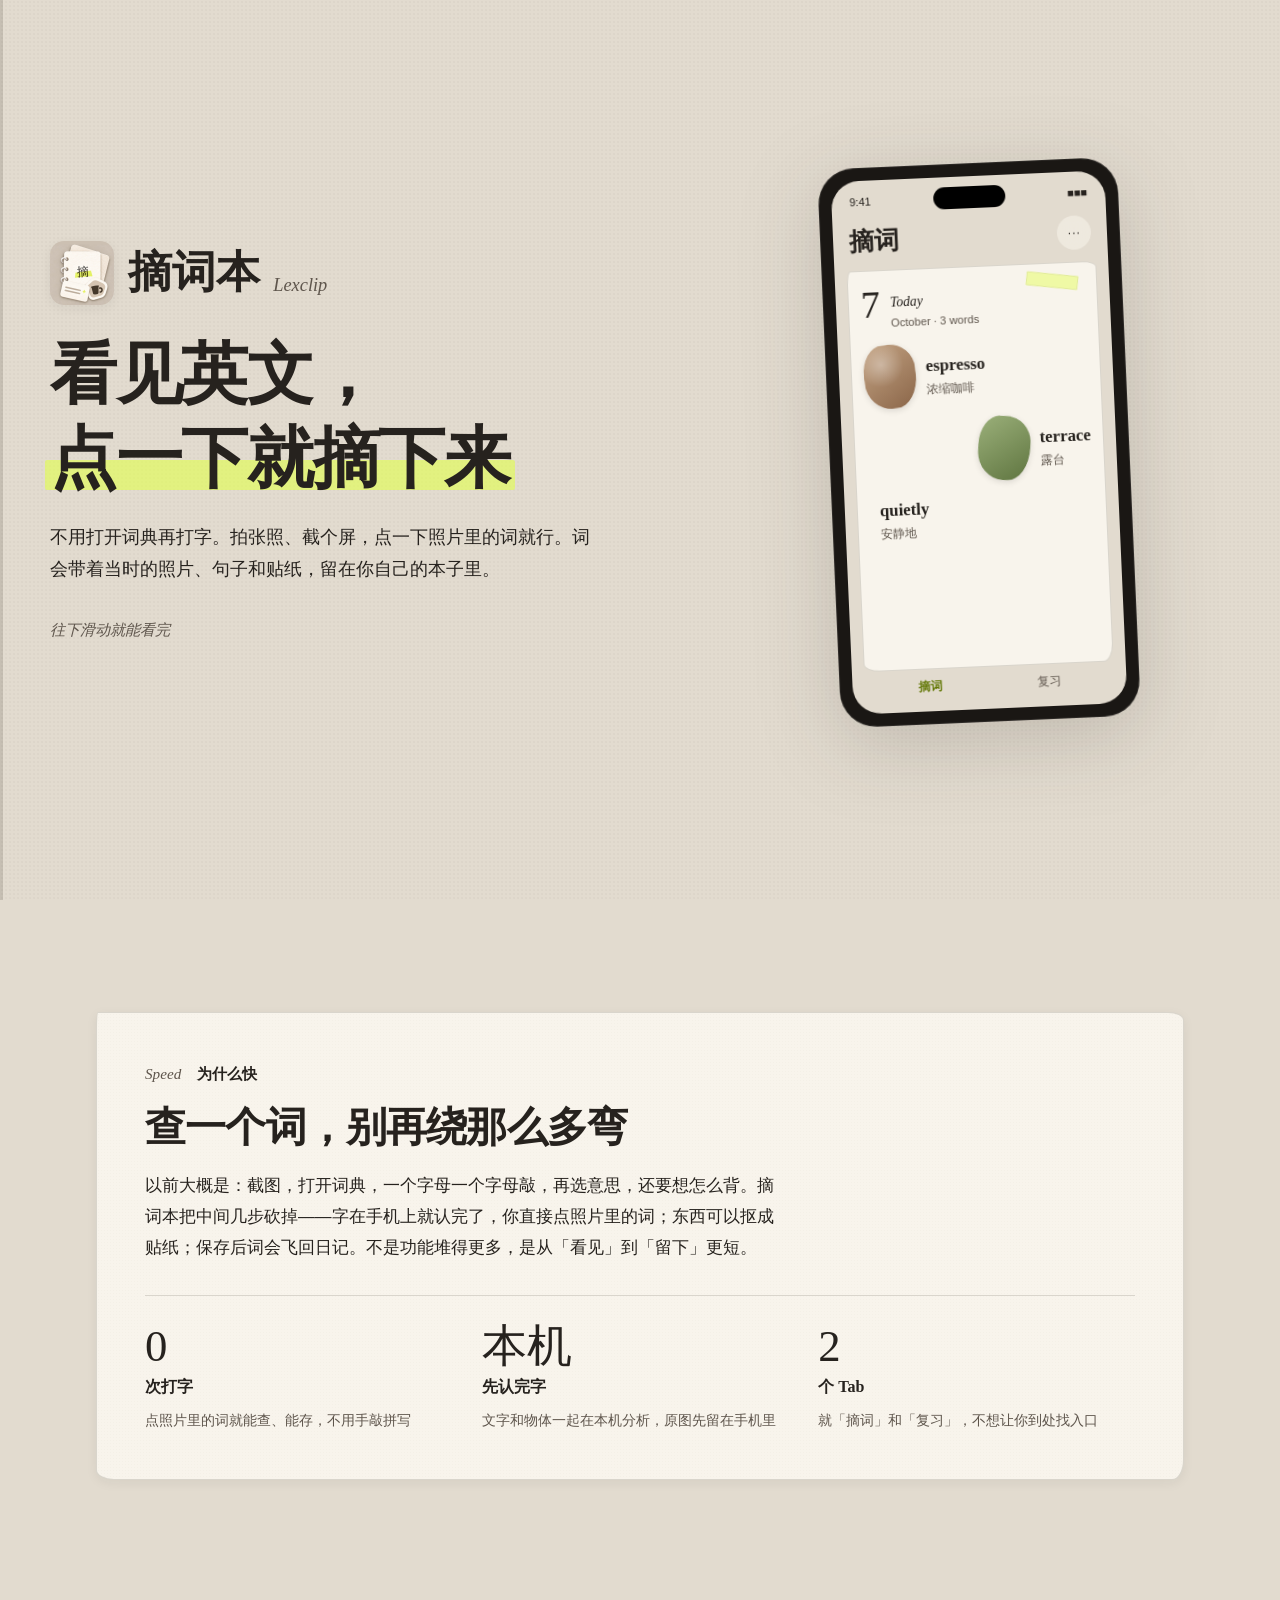
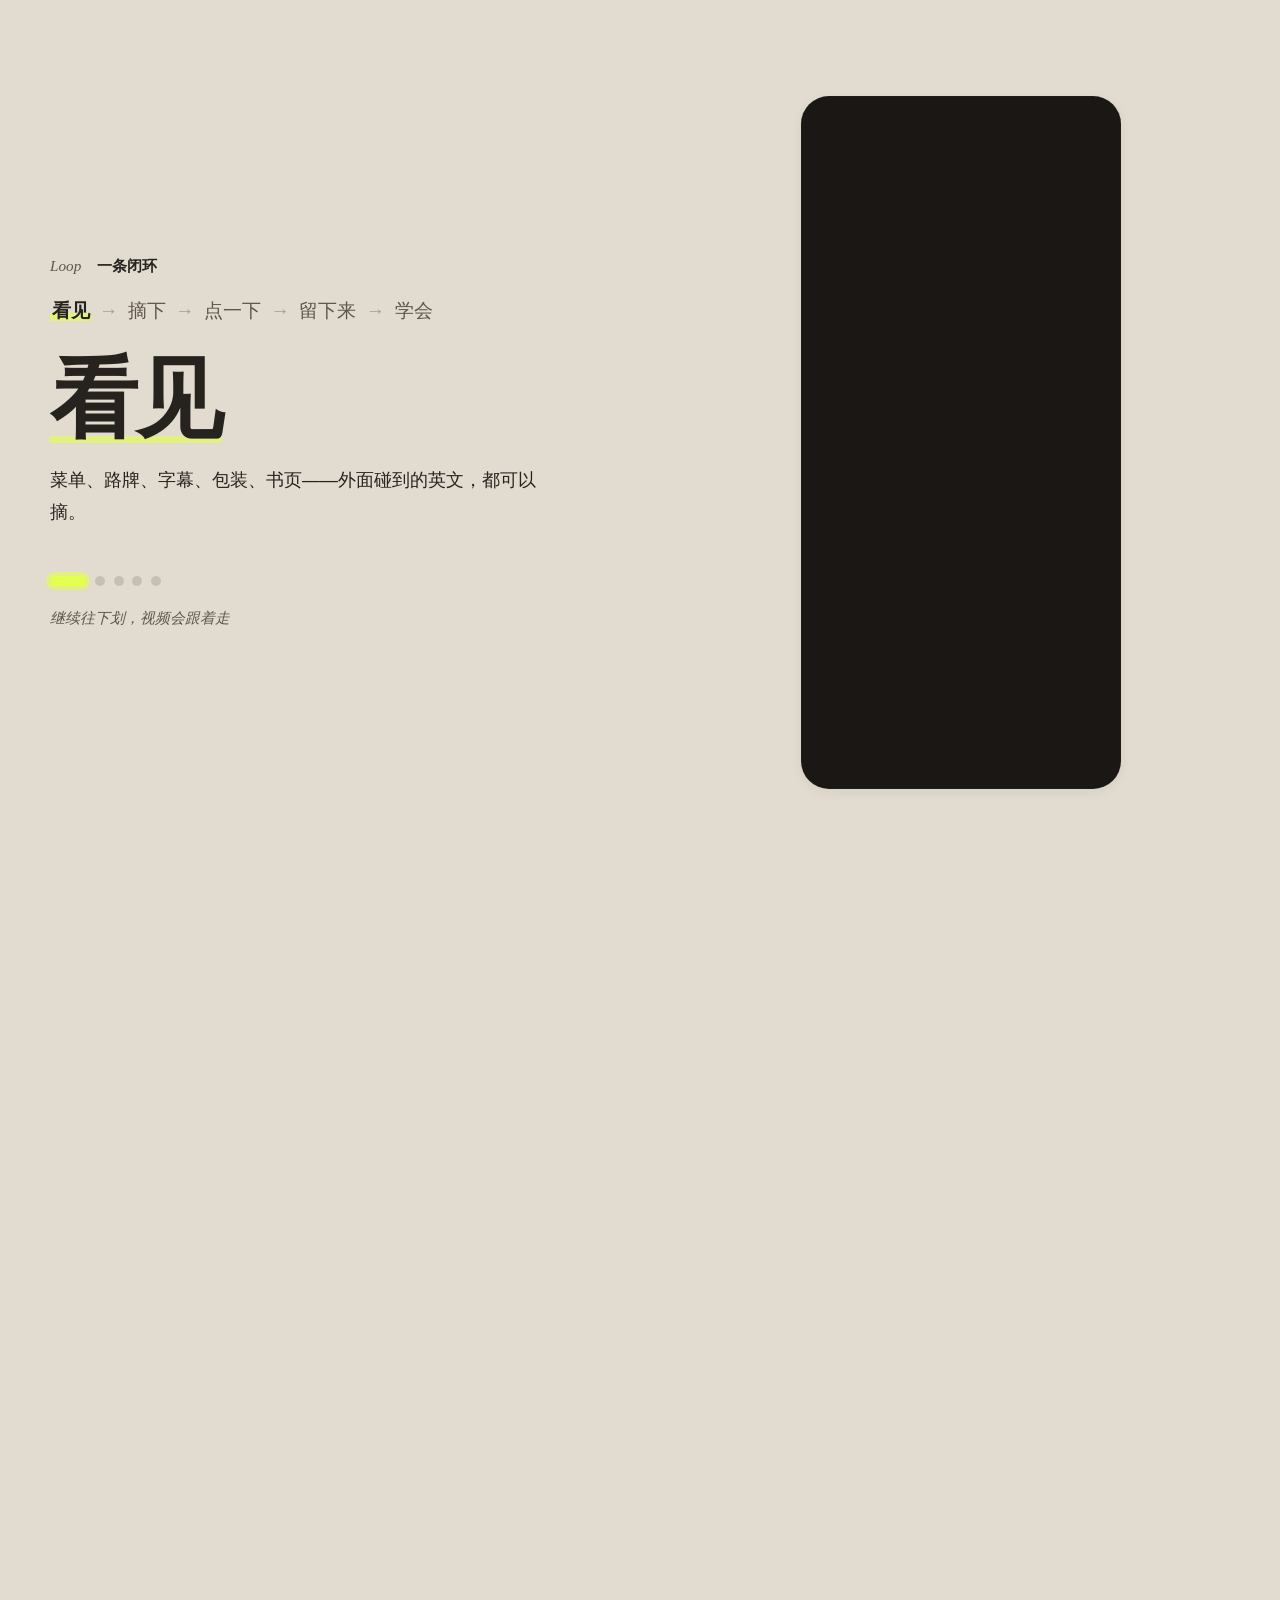
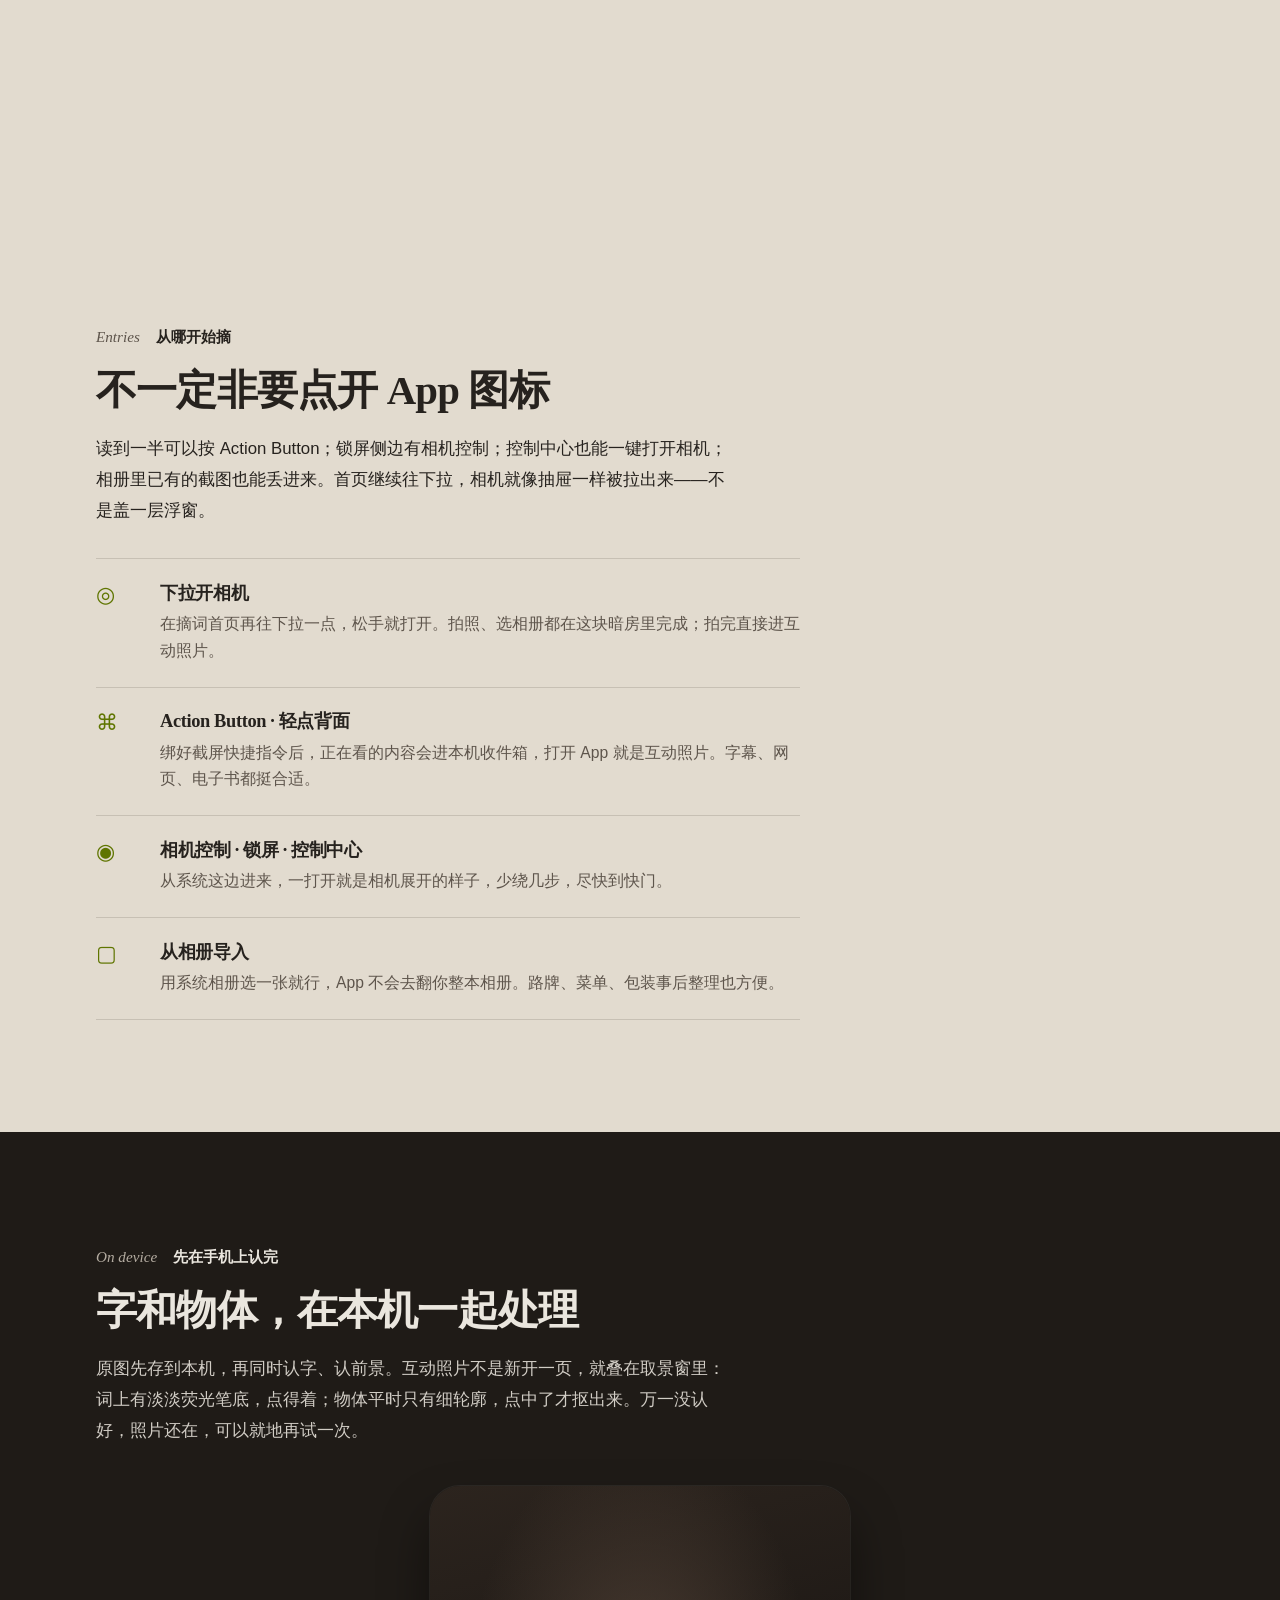
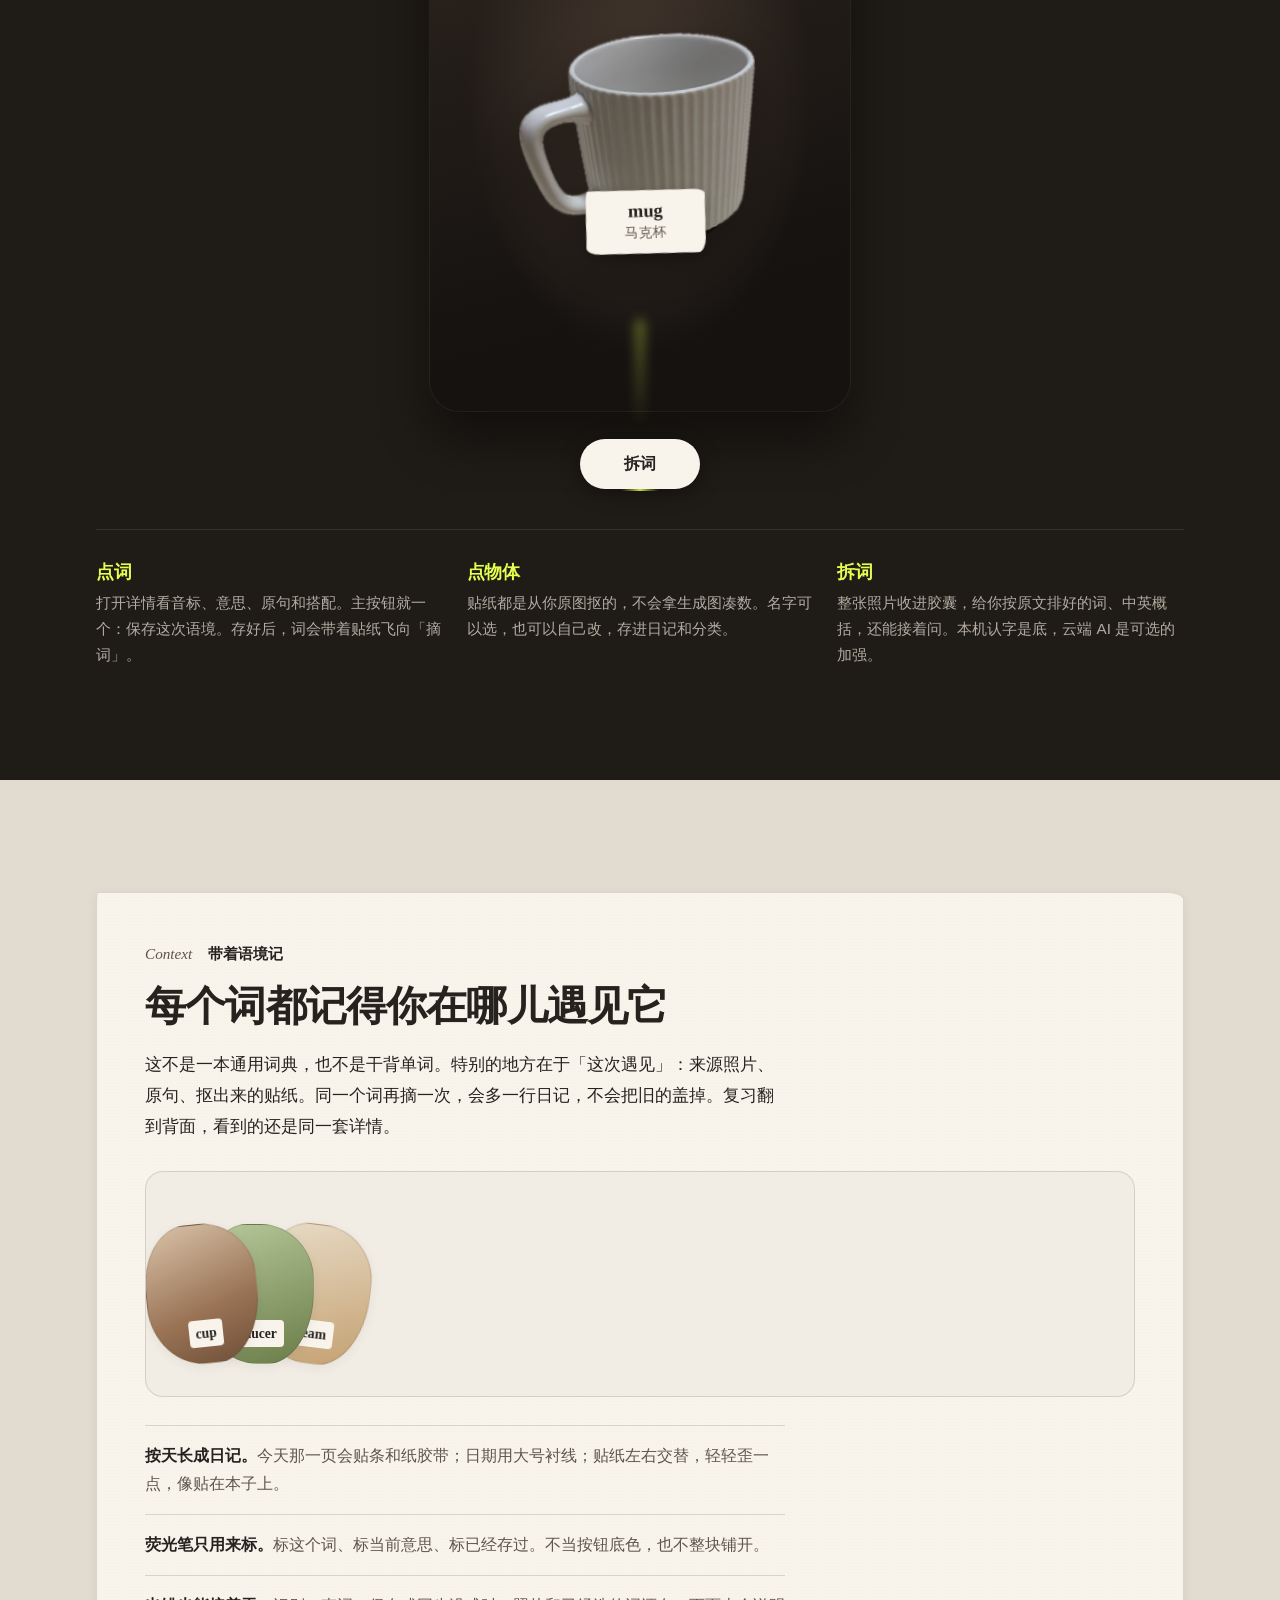
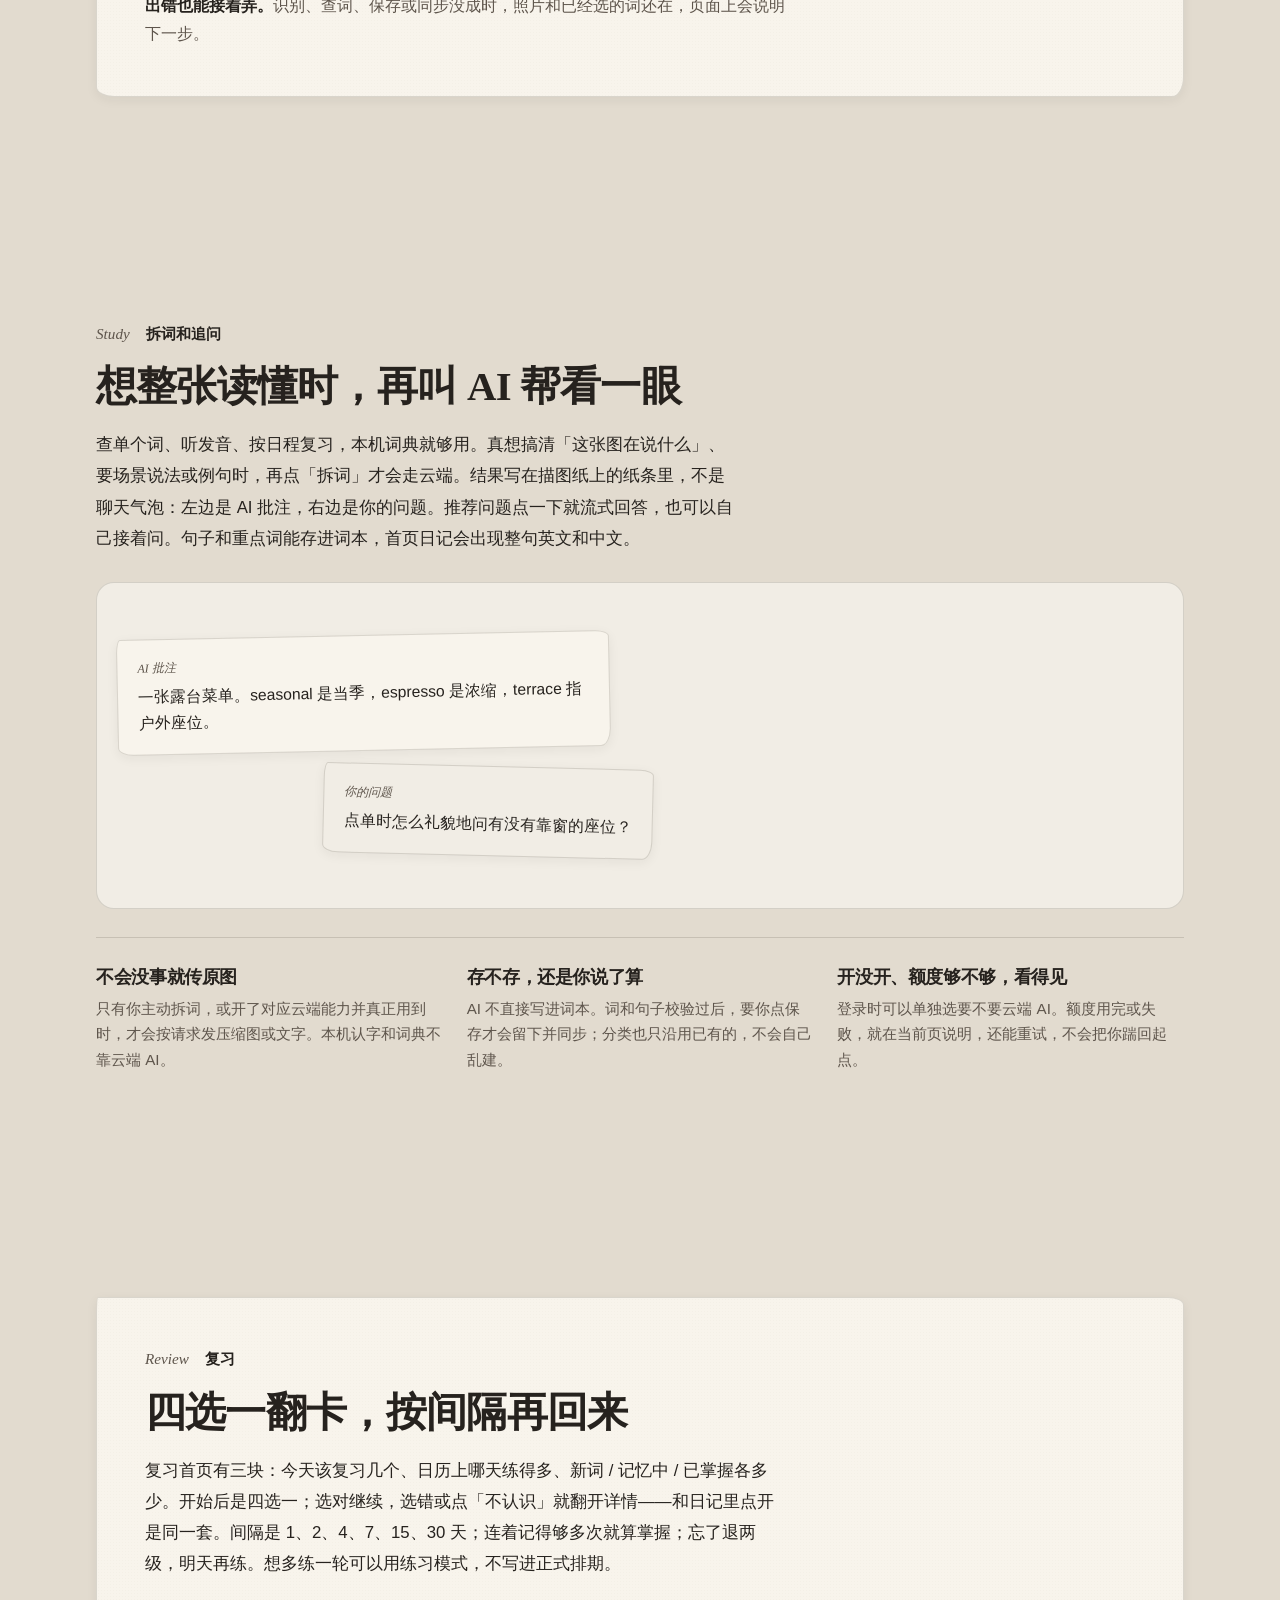
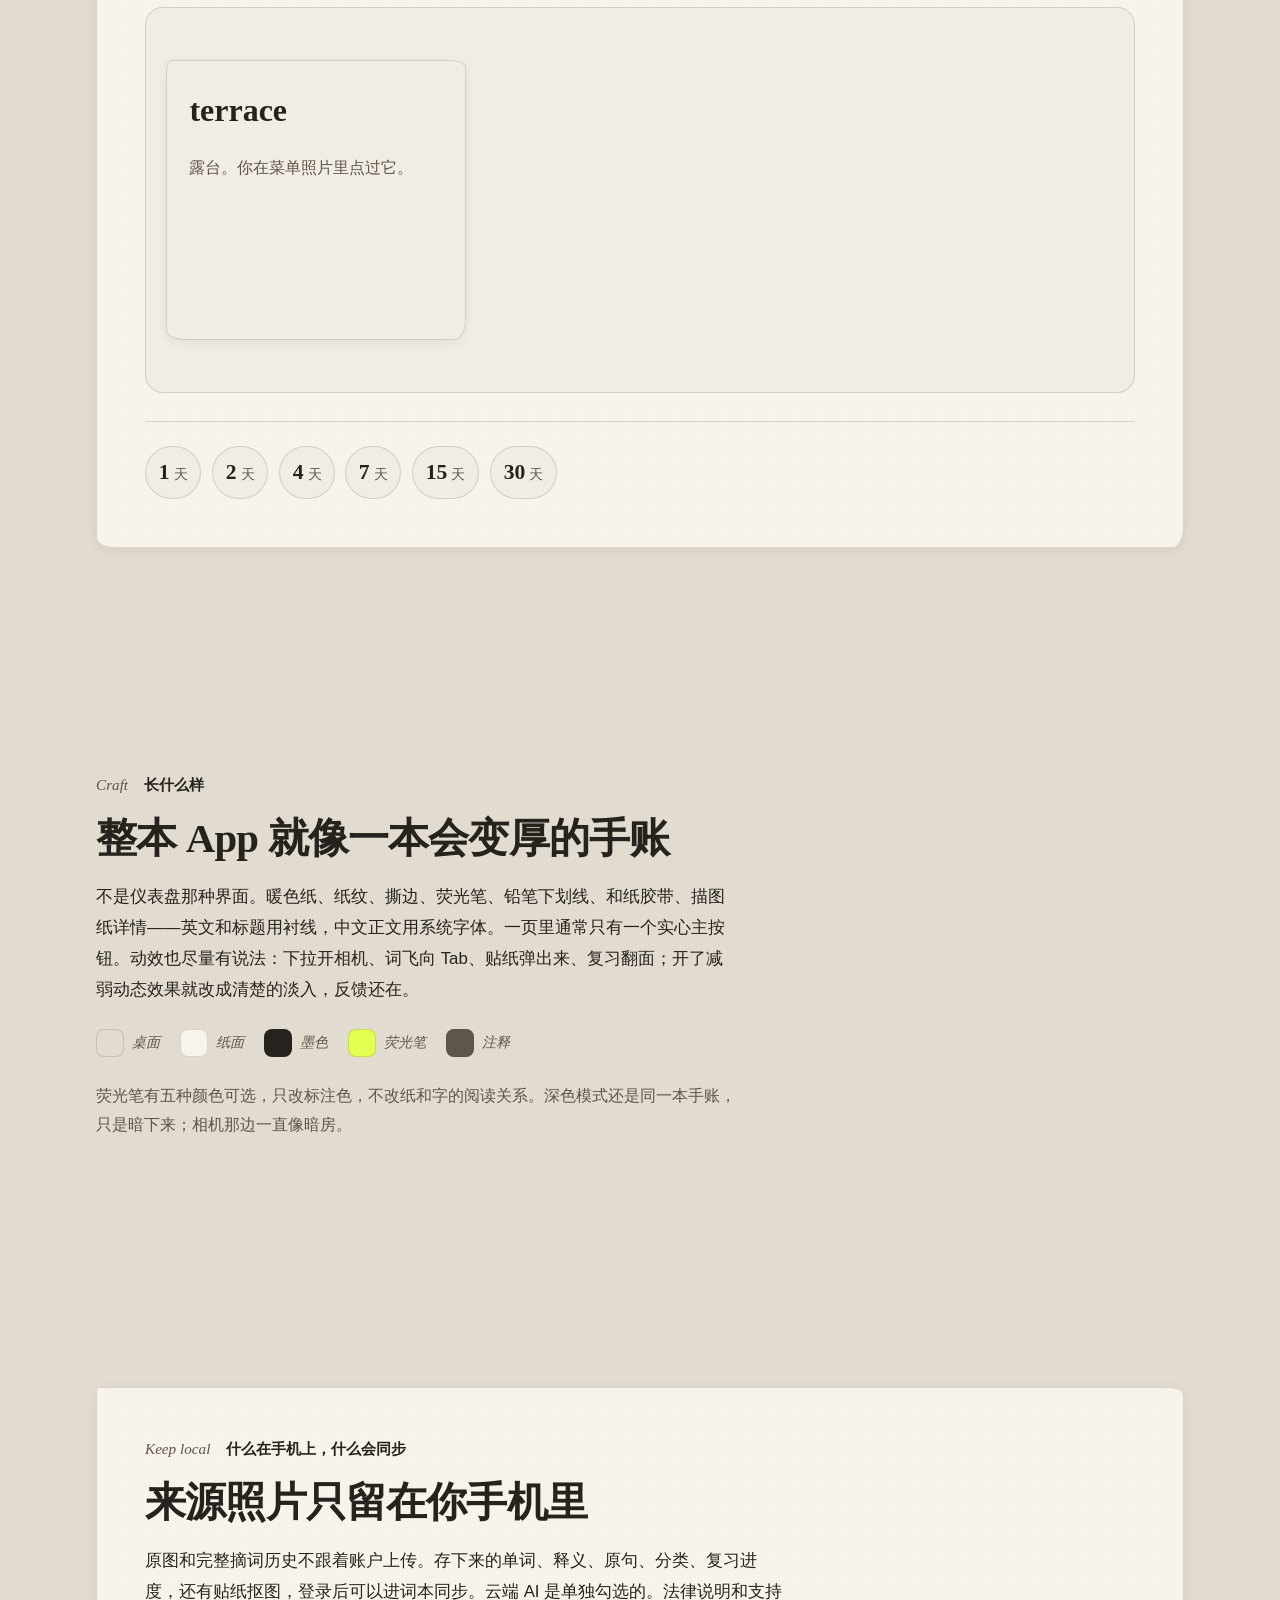
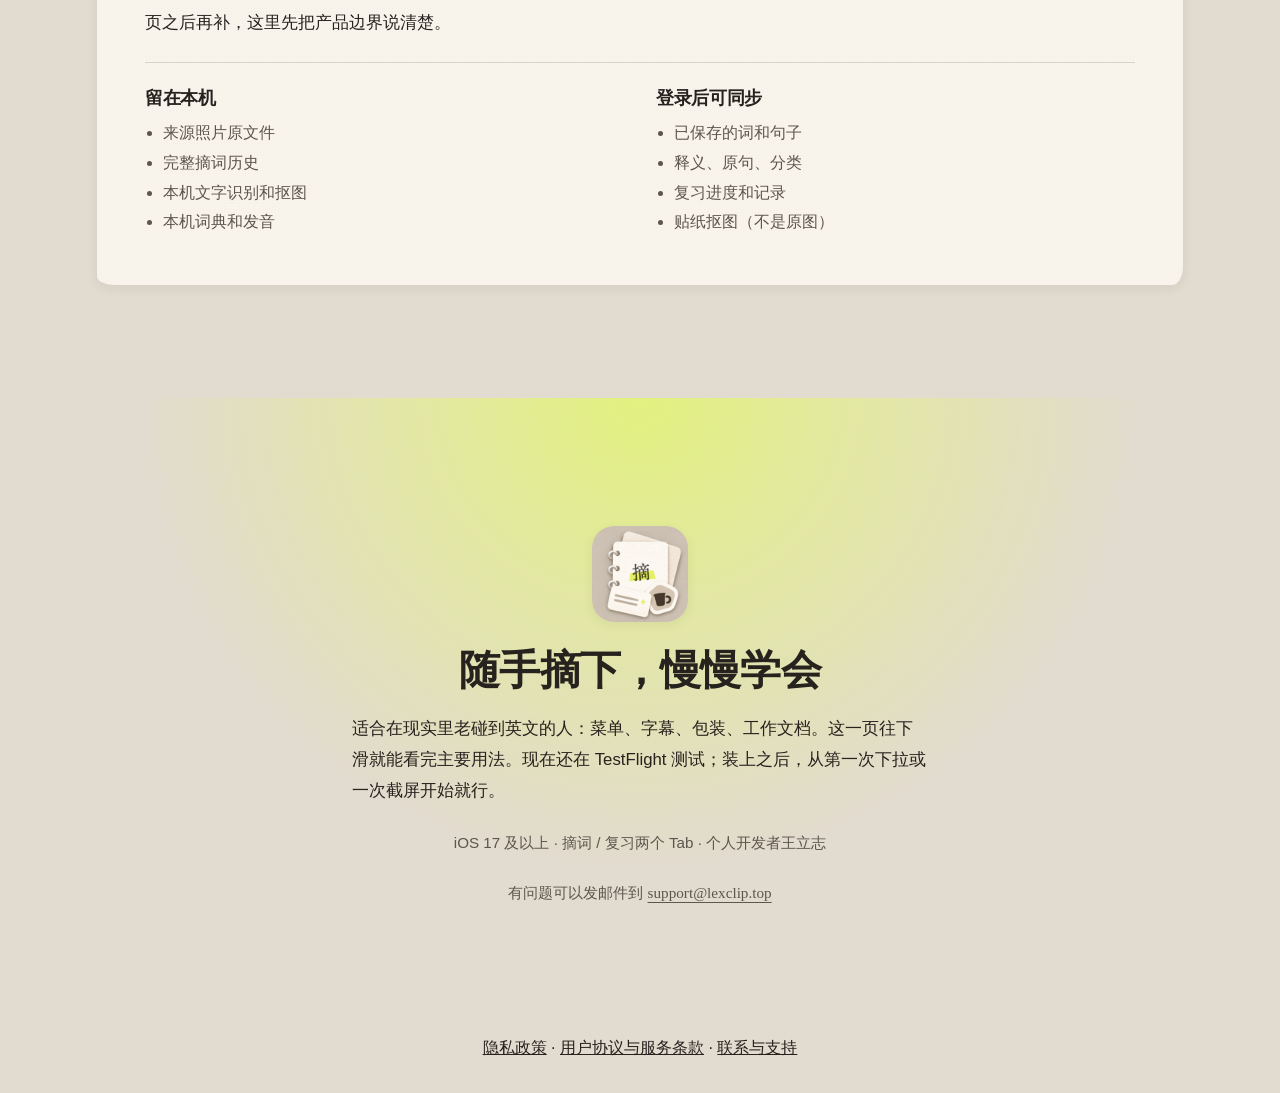
<file: index.html>
<!doctype html>
<html lang="zh-Hans">
<head>
  <meta charset="utf-8">
  <meta name="viewport" content="width=device-width, initial-scale=1, viewport-fit=cover">
  <meta name="color-scheme" content="light dark">
  <meta name="theme-color" content="#E2DBCF" media="(prefers-color-scheme: light)">
  <meta name="theme-color" content="#100F0D" media="(prefers-color-scheme: dark)">
  <meta name="description" content="摘词本 Lexclip：看见英文就摘下来，带着照片和贴纸慢慢学会。">
  <title>摘词本 · Lexclip</title>
  <link rel="icon" type="image/png" href="assets/app-icon.png">
  <link rel="apple-touch-icon" href="assets/app-icon.png">
  <link rel="stylesheet" href="styles.css">
</head>
<body>
  <a class="skip" href="#main">跳到正文</a>
  <div class="scroll-progress" aria-hidden="true"><i></i></div>

  <main id="main">
    <!-- 1 · Hero -->
    <section class="hero" data-reveal>
      <div class="desk-grain" aria-hidden="true"></div>
      <div class="hero-copy">
        <p class="brand-mark">
          <img src="assets/app-icon.png" width="64" height="64" alt="">
          <span class="brand-name">摘词本</span>
          <span class="brand-en" lang="en">Lexclip</span>
        </p>
        <h1>
          看见英文，<br>
          <span class="mark-line" data-mark>点一下就摘下来</span>
        </h1>
        <p class="lede">
          不用打开词典再打字。拍张照、截个屏，点一下照片里的词就行。词会带着当时的照片、句子和贴纸，留在你自己的本子里。
        </p>
        <p class="hero-hint" aria-hidden="true">往下滑动就能看完</p>
      </div>

      <div class="hero-stage">
        <figure class="phone media-slot has-hero-video" data-media="hero">
          <video
            class="shot-video hero-video"
            src="assets/clips/hero.mp4"
            muted
            playsinline
            autoplay
            loop
            preload="auto"
            aria-label="摘词本使用演示"
          ></video>
          <div class="phone-fallback" aria-hidden="true">
            <div class="phone-bezel">
              <div class="phone-screen">
                <div class="status-bar"><span>9:41</span><span class="pill"></span><span>■■■</span></div>
                <header class="app-header">
                  <h2>摘词</h2>
                  <span class="more-dot">···</span>
                </header>
                <div class="journal-page">
                  <div class="washi"></div>
                  <div class="day-head">
                    <span class="day-num">7</span>
                    <div>
                      <p class="day-label">Today</p>
                      <p class="day-meta">October · 3 words</p>
                    </div>
                  </div>
                  <article class="journal-row">
                    <div class="sticker s1"></div>
                    <div>
                      <p class="word mark-word">espresso</p>
                      <p class="sense">浓缩咖啡</p>
                    </div>
                  </article>
                  <article class="journal-row">
                    <div class="sticker s2"></div>
                    <div>
                      <p class="word mark-word">terrace</p>
                      <p class="sense">露台</p>
                    </div>
                  </article>
                  <article class="journal-row">
                    <div class="sticker s3 empty"></div>
                    <div>
                      <p class="word mark-word">quietly</p>
                      <p class="sense">安静地</p>
                    </div>
                  </article>
                </div>
                <nav class="tab-bar">
                  <span class="tab on">摘词</span>
                  <span class="tab">复习</span>
                </nav>
              </div>
            </div>
          </div>
        </figure>
      </div>
    </section>

    <!-- 2 · 效率 -->
    <section class="spread claim" data-reveal>
      <div class="spread-inner paper-sheet">
        <p class="section-kicker"><span lang="en">Speed</span><span>为什么快</span></p>
        <h2>查一个词，别再绕那么多弯</h2>
        <p class="body">
          以前大概是：截图，打开词典，一个字母一个字母敲，再选意思，还要想怎么背。摘词本把中间几步砍掉——字在手机上就认完了，你直接点照片里的词；东西可以抠成贴纸；保存后词会飞回日记。不是功能堆得更多，是从「看见」到「留下」更短。
        </p>
        <ul class="stat-rail" role="list">
          <li>
            <span class="stat-num">0</span>
            <span class="stat-unit">次打字</span>
            <span class="stat-note">点照片里的词就能查、能存，不用手敲拼写</span>
          </li>
          <li>
            <span class="stat-num">本机</span>
            <span class="stat-unit">先认完字</span>
            <span class="stat-note">文字和物体一起在本机分析，原图先留在手机里</span>
          </li>
          <li>
            <span class="stat-num">2</span>
            <span class="stat-unit">个 Tab</span>
            <span class="stat-note">就「摘词」和「复习」，不想让你到处找入口</span>
          </li>
        </ul>
      </div>
    </section>

    <!-- 3 · 闭环：滚动 scrub 视频 -->
    <section class="loop-pin" id="loop">
      <div class="loop-sticky">
        <div class="loop-stage">
          <p class="section-kicker"><span lang="en">Loop</span><span>一条闭环</span></p>
          <p class="loop-chain" aria-hidden="true">
            <span data-chain="0">看见</span>
            <i>→</i>
            <span data-chain="1">摘下</span>
            <i>→</i>
            <span data-chain="2">点一下</span>
            <i>→</i>
            <span data-chain="3">留下来</span>
            <i>→</i>
            <span data-chain="4">学会</span>
          </p>
          <div class="loop-hero-line">
            <span class="loop-big" data-loop-title>看见</span>
            <span class="loop-mark-bar" data-loop-bar></span>
          </div>
          <p class="loop-copy" data-loop-copy>菜单、路牌、字幕、包装、书页——外面碰到的英文，都可以摘。</p>
          <ol class="loop-dots" data-loop aria-label="使用步骤">
            <li class="loop-step is-active" data-step="0" data-time="0" data-title="看见" data-copy="菜单、路牌、字幕、包装、书页——外面碰到的英文，都可以摘。"></li>
            <li class="loop-step" data-step="1" data-time="2.6" data-title="摘下" data-copy="首页往下拉就能开相机，也能用 Action Button 截屏、相机控制键，或者从相册选一张。原图先存好，再一起认字、认物体。"></li>
            <li class="loop-step" data-step="2" data-time="4" data-title="点一下" data-copy="在照片上点词看意思，点物体看贴纸。想整张读懂时，再点「拆词」。"></li>
            <li class="loop-step" data-step="3" data-time="5.8" data-title="留下来" data-copy="词本按天长成一本日记。每个词都带着当时的照片、句子和贴纸，不是干巴巴的词表。"></li>
            <li class="loop-step" data-step="4" data-time="end" data-title="学会" data-copy="复习是四选一翻卡，间隔按 1、2、4、7、15、30 天往后排。记得了就往前走，忘了就退两级，明天再来。"></li>
          </ol>
          <p class="loop-hint">继续往下划，视频会跟着走</p>
        </div>
        <figure class="loop-scene has-loop-video" data-loop-scene>
          <video
            class="loop-video"
            src="assets/clips/loop.mp4"
            muted
            playsinline
            preload="auto"
            aria-label="看见、摘下、点一下、留下来、学会"
          ></video>
        </figure>
      </div>
    </section>

    <!-- 4 · 入口 -->
    <section class="spread entries" data-reveal>
      <div class="spread-inner">
        <p class="section-kicker"><span lang="en">Entries</span><span>从哪开始摘</span></p>
        <h2>不一定非要点开 App 图标</h2>
        <p class="body">
          读到一半可以按 Action Button；锁屏侧边有相机控制；控制中心也能一键打开相机；相册里已有的截图也能丢进来。首页继续往下拉，相机就像抽屉一样被拉出来——不是盖一层浮窗。
        </p>
        <div class="entry-flow">
          <article class="entry-row" data-reveal>
            <span class="entry-glyph" aria-hidden="true">◎</span>
            <div>
              <h3>下拉开相机</h3>
              <p>在摘词首页再往下拉一点，松手就打开。拍照、选相册都在这块暗房里完成；拍完直接进互动照片。</p>
            </div>
          </article>
          <article class="entry-row" data-reveal>
            <span class="entry-glyph" aria-hidden="true">⌘</span>
            <div>
              <h3>Action Button · 轻点背面</h3>
              <p>绑好截屏快捷指令后，正在看的内容会进本机收件箱，打开 App 就是互动照片。字幕、网页、电子书都挺合适。</p>
            </div>
          </article>
          <article class="entry-row" data-reveal>
            <span class="entry-glyph" aria-hidden="true">◉</span>
            <div>
              <h3>相机控制 · 锁屏 · 控制中心</h3>
              <p>从系统这边进来，一打开就是相机展开的样子，少绕几步，尽快到快门。</p>
            </div>
          </article>
          <article class="entry-row" data-reveal>
            <span class="entry-glyph" aria-hidden="true">▢</span>
            <div>
              <h3>从相册导入</h3>
              <p>用系统相册选一张就行，App 不会去翻你整本相册。路牌、菜单、包装事后整理也方便。</p>
            </div>
          </article>
        </div>
      </div>
    </section>

    <!-- 5 · 本机识别 -->
    <section class="darkroom" data-reveal>
      <div class="darkroom-inner">
        <p class="section-kicker light"><span lang="en">On device</span><span>先在手机上认完</span></p>
        <h2>字和物体，在本机一起处理</h2>
        <p class="body light">
          原图先存到本机，再同时认字、认前景。互动照片不是新开一页，就叠在取景窗里：词上有淡淡荧光笔底，点得着；物体平时只有细轮廓，点中了才抠出来。万一没认好，照片还在，可以就地再试一次。
        </p>
        <div class="photo-demo">
          <div class="photo-frame sticker-stage" data-scan>
            <div class="photo-scene">
              <div class="mug-sticker" aria-hidden="true">
                <img src="assets/shots/sticker-mug.png" alt="" width="640" height="640">
                <div class="mug-label">
                  <span lang="en">mug</span>
                  <span>马克杯</span>
                </div>
              </div>
            </div>
            <div class="scan-bar"></div>
            <div class="photo-glow"></div>
          </div>
          <div class="invite-cap">
            <span class="cap-glow"></span>
            <span>拆词</span>
          </div>
          <div class="tyndall" aria-hidden="true"></div>
        </div>
        <div class="detail-grid">
          <article>
            <h3>点词</h3>
            <p>打开详情看音标、意思、原句和搭配。主按钮就一个：保存这次语境。存好后，词会带着贴纸飞向「摘词」。</p>
          </article>
          <article>
            <h3>点物体</h3>
            <p>贴纸都是从你原图抠的，不会拿生成图凑数。名字可以选，也可以自己改，存进日记和分类。</p>
          </article>
          <article>
            <h3>拆词</h3>
            <p>整张照片收进胶囊，给你按原文排好的词、中英概括，还能接着问。本机认字是底，云端 AI 是可选的加强。</p>
          </article>
        </div>
      </div>
    </section>

    <!-- 6 · 语境 -->
    <section class="spread context" data-reveal>
      <div class="spread-inner paper-sheet">
        <p class="section-kicker"><span lang="en">Context</span><span>带着语境记</span></p>
        <h2>每个词都记得你在哪儿遇见它</h2>
        <p class="body">
          这不是一本通用词典，也不是干背单词。特别的地方在于「这次遇见」：来源照片、原句、抠出来的贴纸。同一个词再摘一次，会多一行日记，不会把旧的盖掉。复习翻到背面，看到的还是同一套详情。
        </p>
        <figure class="shot-band media-slot is-fallback" data-media="journal">
          <div class="sticker-deck fallback-overlay" aria-hidden="true">
            <div class="deck-card c1"><span>cup</span></div>
            <div class="deck-card c2"><span>saucer</span></div>
            <div class="deck-card c3"><span>steam</span></div>
          </div>
        </figure>
        <div class="context-points">
          <p><strong>按天长成日记。</strong>今天那一页会贴条和纸胶带；日期用大号衬线；贴纸左右交替，轻轻歪一点，像贴在本子上。</p>
          <p><strong>荧光笔只用来标。</strong>标这个词、标当前意思、标已经存过。不当按钮底色，也不整块铺开。</p>
          <p><strong>出错也能接着弄。</strong>识别、查词、保存或同步没成时，照片和已经选的词还在，页面上会说明下一步。</p>
        </div>
      </div>
    </section>

    <!-- 7 · AI -->
    <section class="spread study" data-reveal>
      <div class="spread-inner">
        <p class="section-kicker"><span lang="en">Study</span><span>拆词和追问</span></p>
        <h2>想整张读懂时，再叫 AI 帮看一眼</h2>
        <p class="body">
          查单个词、听发音、按日程复习，本机词典就够用。真想搞清「这张图在说什么」、要场景说法或例句时，再点「拆词」才会走云端。结果写在描图纸上的纸条里，不是聊天气泡：左边是 AI 批注，右边是你的问题。推荐问题点一下就流式回答，也可以自己接着问。句子和重点词能存进词本，首页日记会出现整句英文和中文。
        </p>
        <figure class="shot-band media-slot is-fallback" data-media="study">
          <div class="note-stack fallback-overlay" aria-hidden="true">
            <div class="ed-note ai">
              <p class="note-label">AI 批注</p>
              <p>一张露台菜单。seasonal 是当季，espresso 是浓缩，terrace 指户外座位。</p>
            </div>
            <div class="ed-note you">
              <p class="note-label">你的问题</p>
              <p>点单时怎么礼貌地问有没有靠窗的座位？</p>
            </div>
          </div>
        </figure>
        <div class="study-facts">
          <article data-reveal>
            <h3>不会没事就传原图</h3>
            <p>只有你主动拆词，或开了对应云端能力并真正用到时，才会按请求发压缩图或文字。本机认字和词典不靠云端 AI。</p>
          </article>
          <article data-reveal>
            <h3>存不存，还是你说了算</h3>
            <p>AI 不直接写进词本。词和句子校验过后，要你点保存才会留下并同步；分类也只沿用已有的，不会自己乱建。</p>
          </article>
          <article data-reveal>
            <h3>开没开、额度够不够，看得见</h3>
            <p>登录时可以单独选要不要云端 AI。额度用完或失败，就在当前页说明，还能重试，不会把你踹回起点。</p>
          </article>
        </div>
      </div>
    </section>

    <!-- 8 · 复习 -->
    <section class="spread review" data-reveal>
      <div class="spread-inner paper-sheet">
        <p class="section-kicker"><span lang="en">Review</span><span>复习</span></p>
        <h2>四选一翻卡，按间隔再回来</h2>
        <p class="body">
          复习首页有三块：今天该复习几个、日历上哪天练得多、新词 / 记忆中 / 已掌握各多少。开始后是四选一；选对继续，选错或点「不认识」就翻开详情——和日记里点开是同一套。间隔是 1、2、4、7、15、30 天；连着记得够多次就算掌握；忘了退两级，明天再练。想多练一轮可以用练习模式，不写进正式排期。
        </p>
        <figure class="shot-band media-slot is-fallback" data-media="review">
          <div class="flip-stage fallback-overlay" aria-hidden="true">
            <div class="flip-card" data-flip>
              <div class="flip-face front">
                <p class="flip-word mark-word">terrace</p>
                <ul class="choices">
                  <li>阳台盆栽</li>
                  <li class="right">露台；户外用餐处</li>
                  <li>楼梯转角</li>
                  <li>窗台垫子</li>
                </ul>
              </div>
              <div class="flip-face back">
                <p class="flip-word">terrace</p>
                <p class="flip-def">露台。你在菜单照片里点过它。</p>
              </div>
            </div>
          </div>
        </figure>
        <ol class="ladder">
          <li><span>1</span>天</li>
          <li><span>2</span>天</li>
          <li><span>4</span>天</li>
          <li><span>7</span>天</li>
          <li><span>15</span>天</li>
          <li><span>30</span>天</li>
        </ol>
      </div>
    </section>

    <!-- 9 · 样子 -->
    <section class="spread craft" data-reveal>
      <div class="spread-inner">
        <p class="section-kicker"><span lang="en">Craft</span><span>长什么样</span></p>
        <h2>整本 App 就像一本会变厚的手账</h2>
        <p class="body">
          不是仪表盘那种界面。暖色纸、纸纹、撕边、荧光笔、铅笔下划线、和纸胶带、描图纸详情——英文和标题用衬线，中文正文用系统字体。一页里通常只有一个实心主按钮。动效也尽量有说法：下拉开相机、词飞向 Tab、贴纸弹出来、复习翻面；开了减弱动态效果就改成清楚的淡入，反馈还在。
        </p>
        <div class="swatches" aria-hidden="true">
          <span class="sw mist"><i></i>桌面</span>
          <span class="sw paper"><i></i>纸面</span>
          <span class="sw ink"><i></i>墨色</span>
          <span class="sw mark"><i></i>荧光笔</span>
          <span class="sw quiet"><i></i>注释</span>
        </div>
        <p class="body quiet-block">
          荧光笔有五种颜色可选，只改标注色，不改纸和字的阅读关系。深色模式还是同一本手账，只是暗下来；相机那边一直像暗房。
        </p>
      </div>
    </section>

    <!-- 10 · 本机与同步 -->
    <section class="spread privacy" data-reveal>
      <div class="spread-inner paper-sheet">
        <p class="section-kicker"><span lang="en">Keep local</span><span>什么在手机上，什么会同步</span></p>
        <h2>来源照片只留在你手机里</h2>
        <p class="body">
          原图和完整摘词历史不跟着账户上传。存下来的单词、释义、原句、分类、复习进度，还有贴纸抠图，登录后可以进词本同步。云端 AI 是单独勾选的。法律说明和支持页之后再补，这里先把产品边界说清楚。
        </p>
        <div class="keep-split">
          <div>
            <h3>留在本机</h3>
            <ul>
              <li>来源照片原文件</li>
              <li>完整摘词历史</li>
              <li>本机文字识别和抠图</li>
              <li>本机词典和发音</li>
            </ul>
          </div>
          <div>
            <h3>登录后可同步</h3>
            <ul>
              <li>已保存的词和句子</li>
              <li>释义、原句、分类</li>
              <li>复习进度和记录</li>
              <li>贴纸抠图（不是原图）</li>
            </ul>
          </div>
        </div>
      </div>
    </section>

    <!-- 11 · 收束 -->
    <section class="finale" data-reveal>
      <div class="finale-inner">
        <img class="finale-icon" src="assets/app-icon.png" width="96" height="96" alt="">
        <h2>随手摘下，慢慢学会</h2>
        <p class="body">
          适合在现实里老碰到英文的人：菜单、字幕、包装、工作文档。这一页往下滑就能看完主要用法。现在还在 TestFlight 测试；装上之后，从第一次下拉或一次截屏开始就行。
        </p>
        <p class="finale-meta">
          iOS 17 及以上 · 摘词 / 复习两个 Tab · 个人开发者王立志
        </p>
        <p class="finale-mail">
          有问题可以发邮件到
          <a href="mailto:support@lexclip.top">support@lexclip.top</a>
        </p>
      </div>
    </section>
  </main>

  <footer aria-label="法律与支持" style="padding:32px 24px;text-align:center">
    <a href="privacy/">隐私政策</a> · <a href="terms/">用户协议与服务条款</a> · <a href="support/">联系与支持</a>
  </footer>
  <script src="motion.js" type="module"></script>
</body>
</html>
</file>
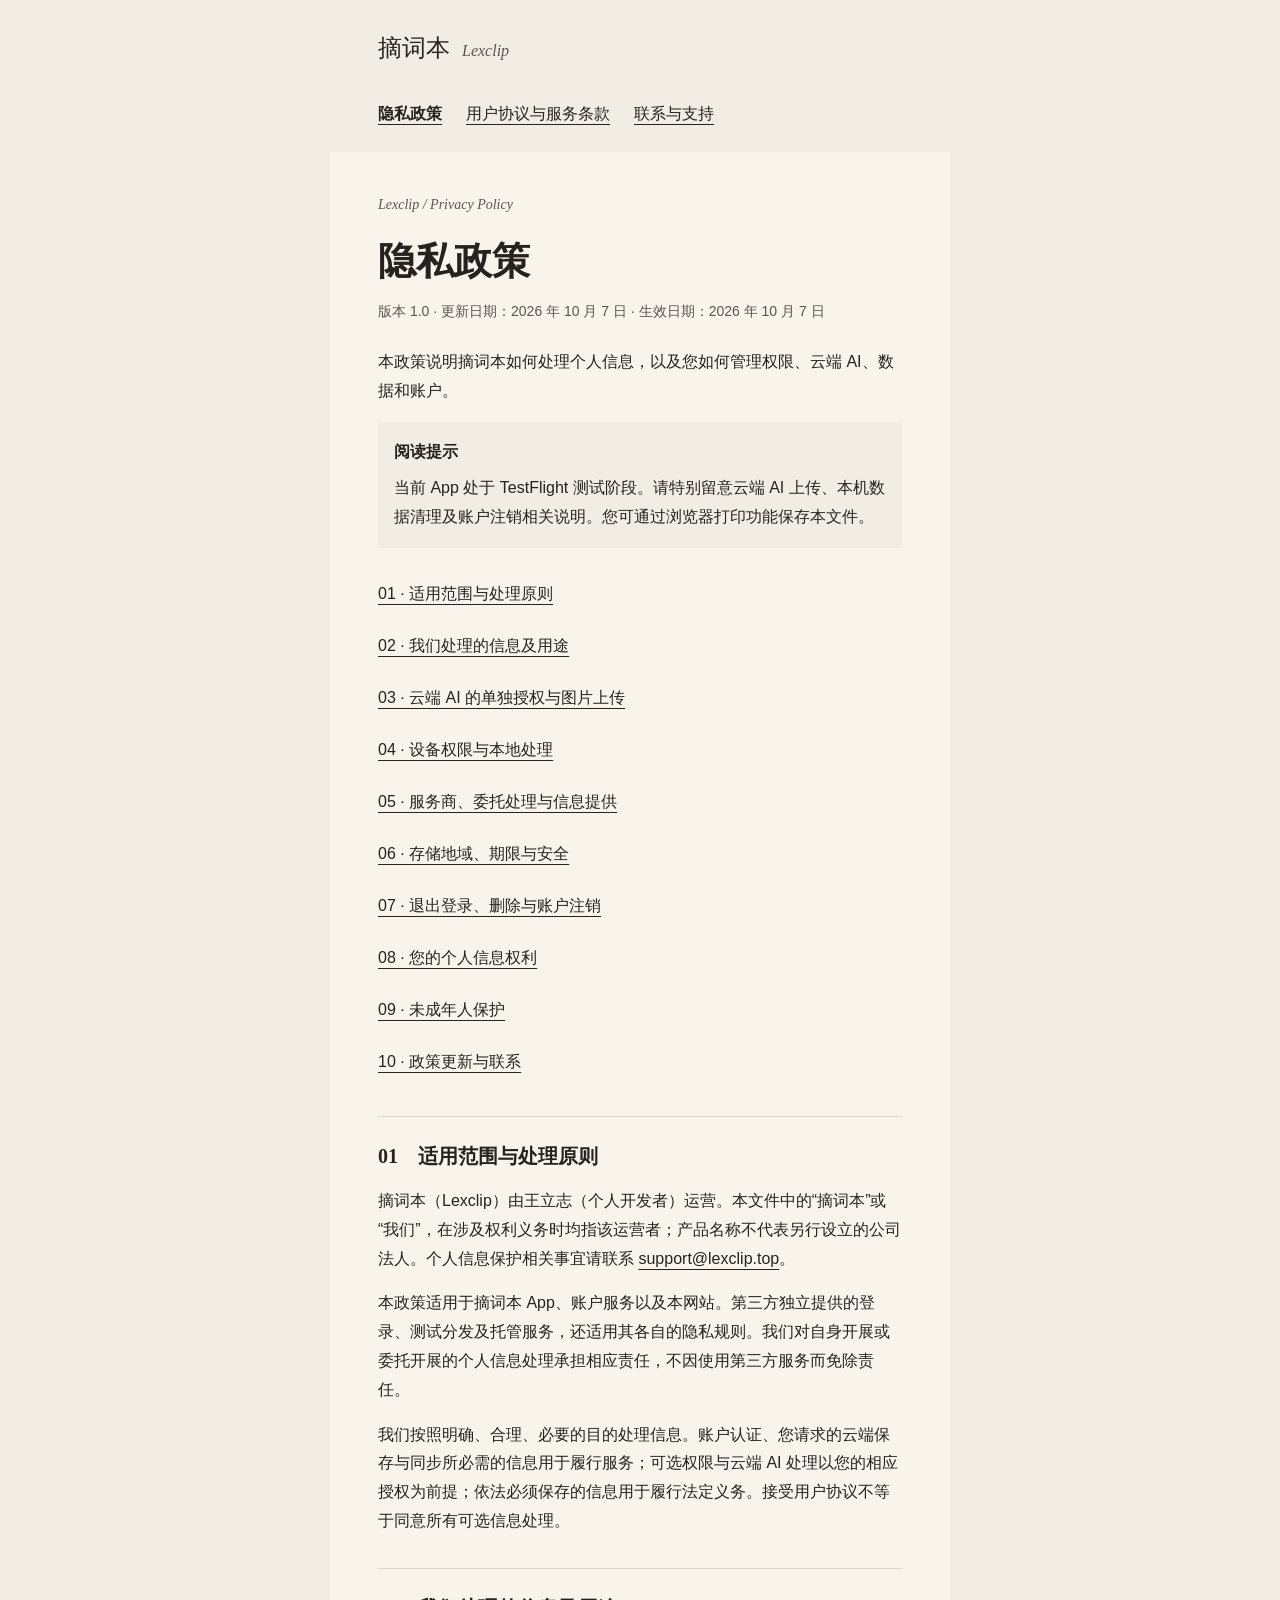
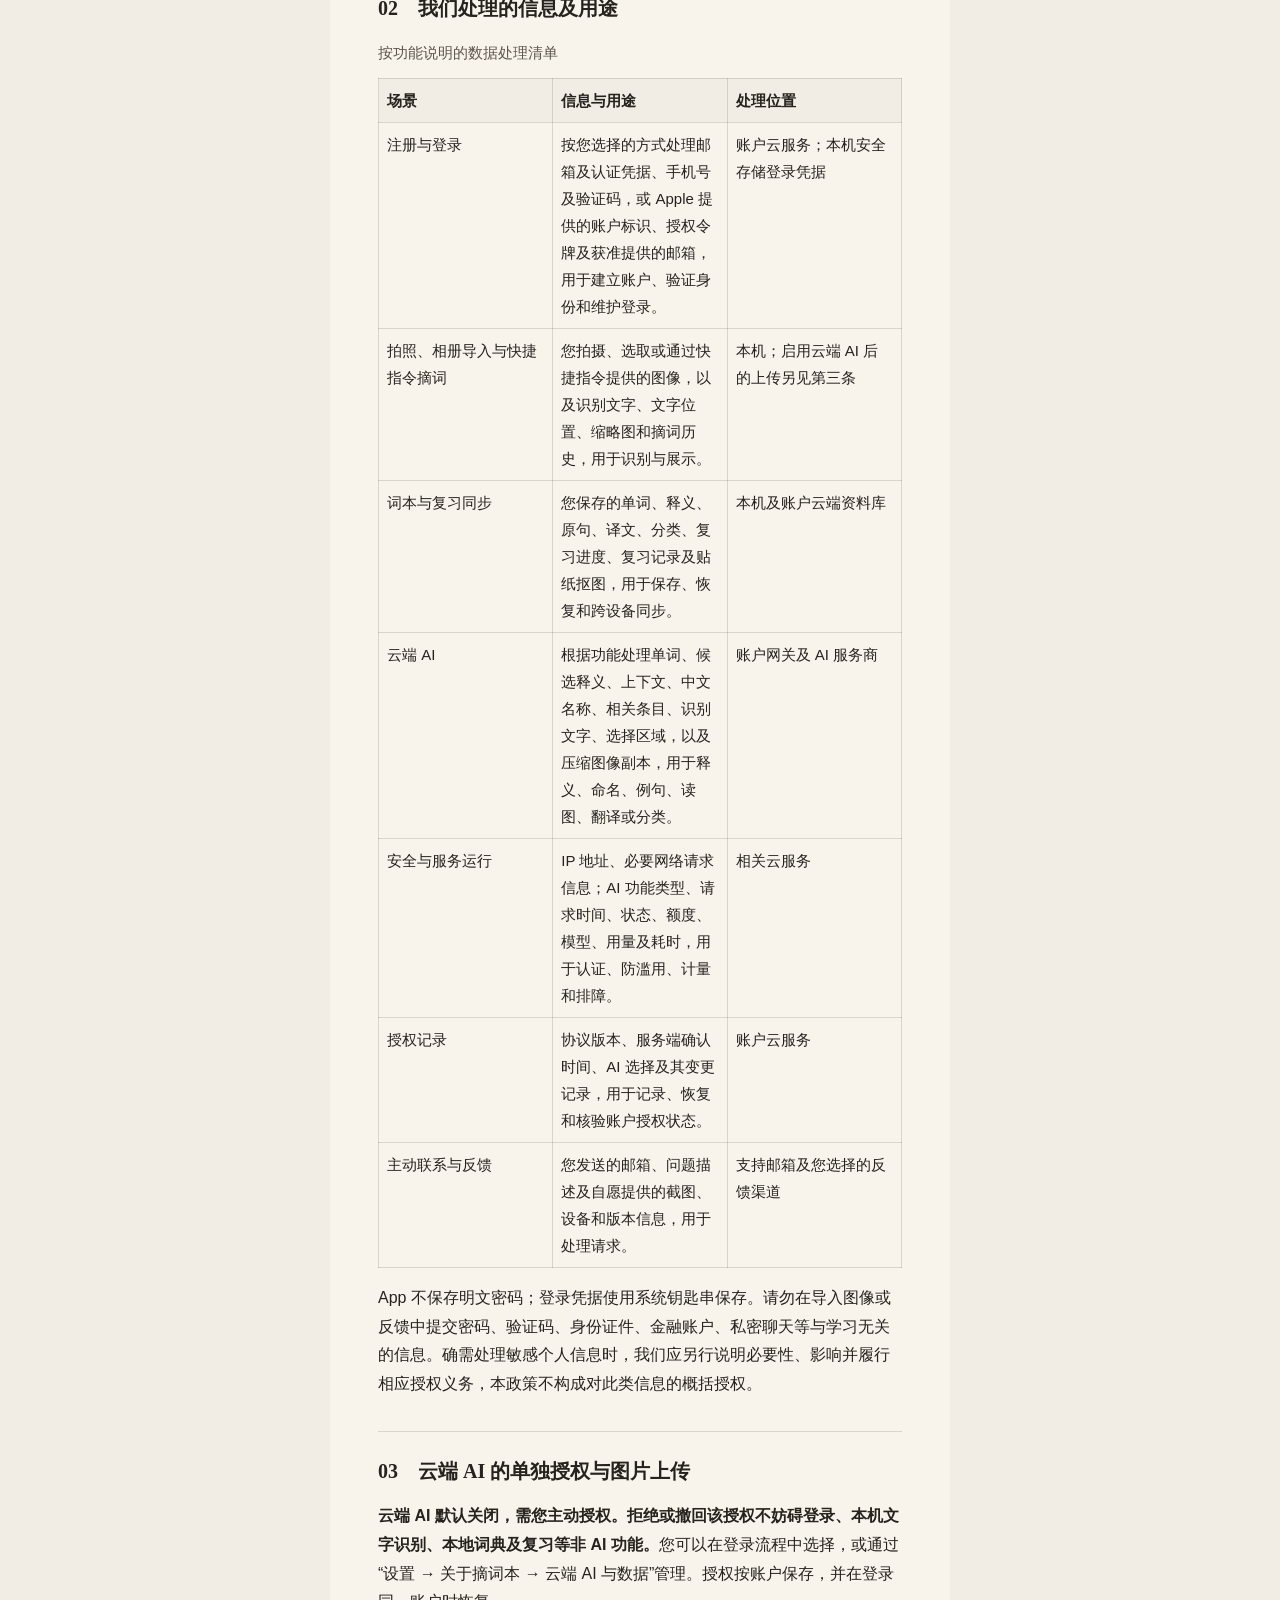
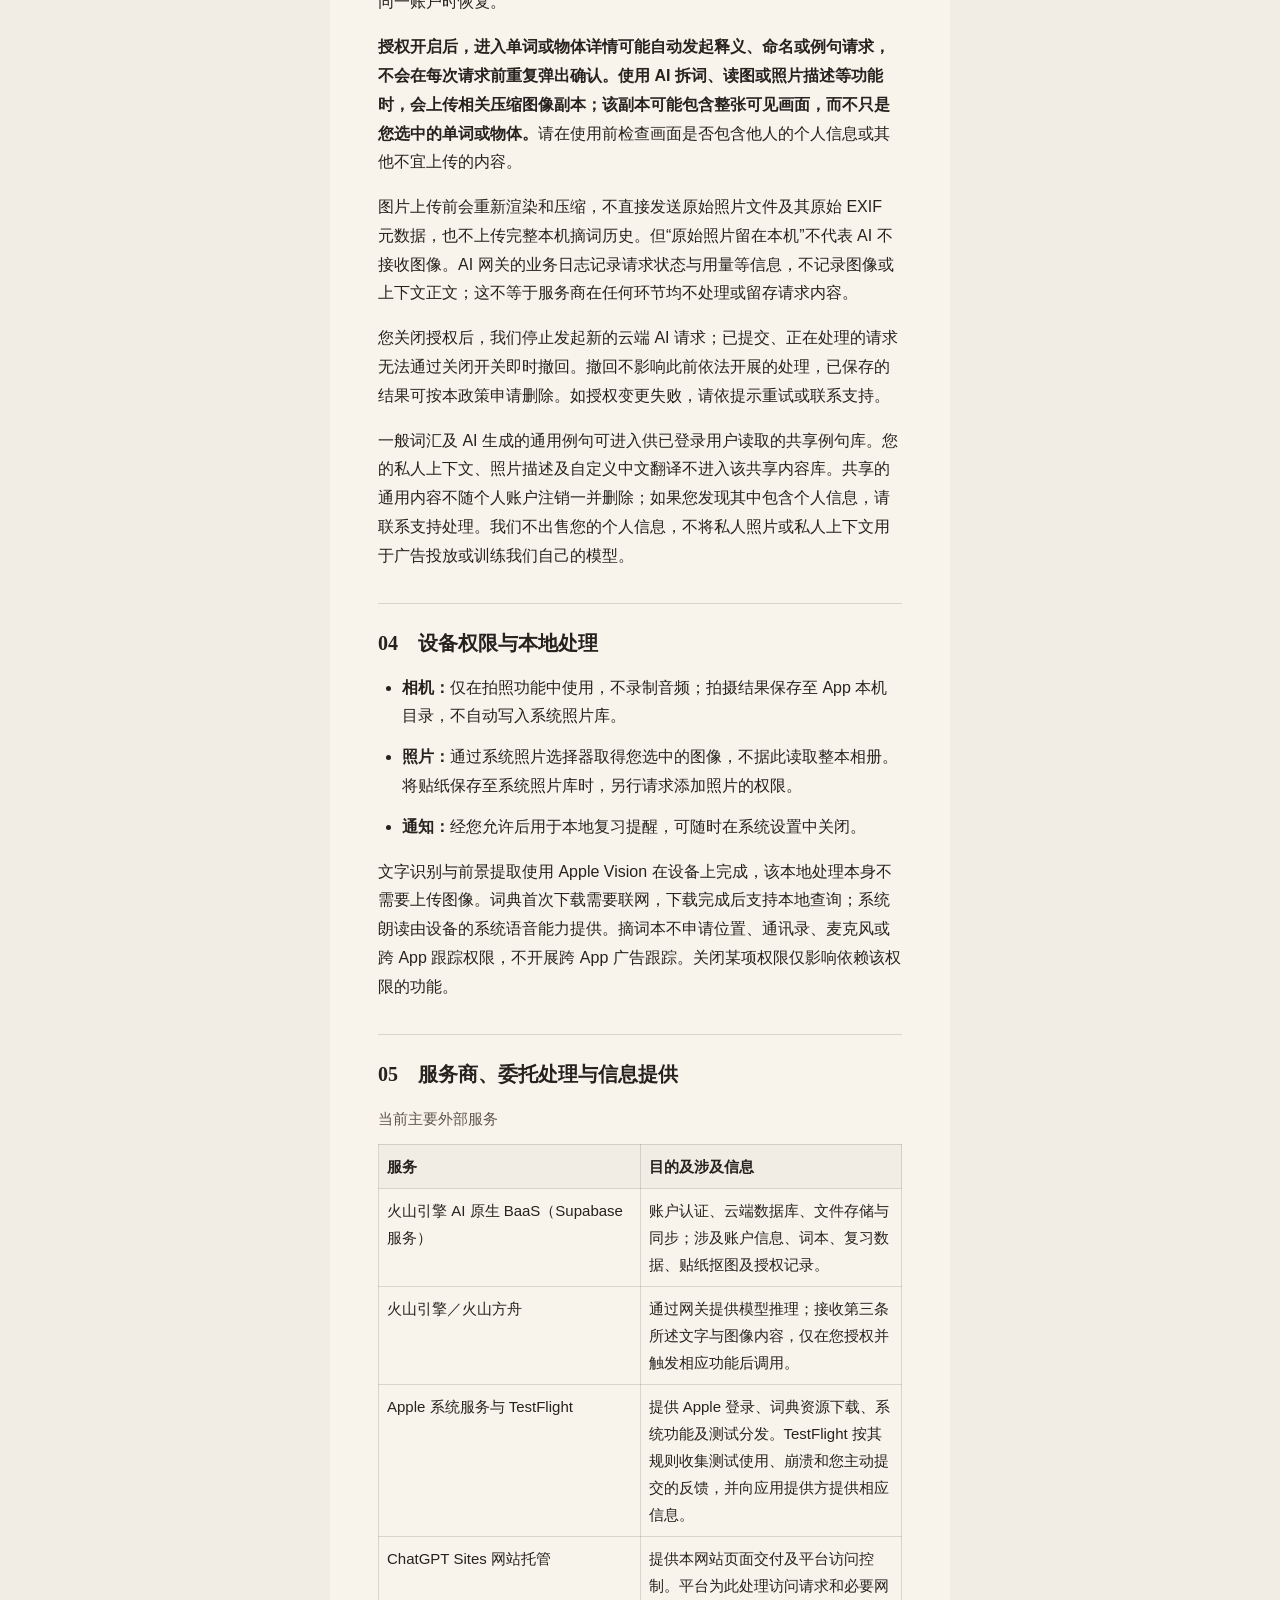
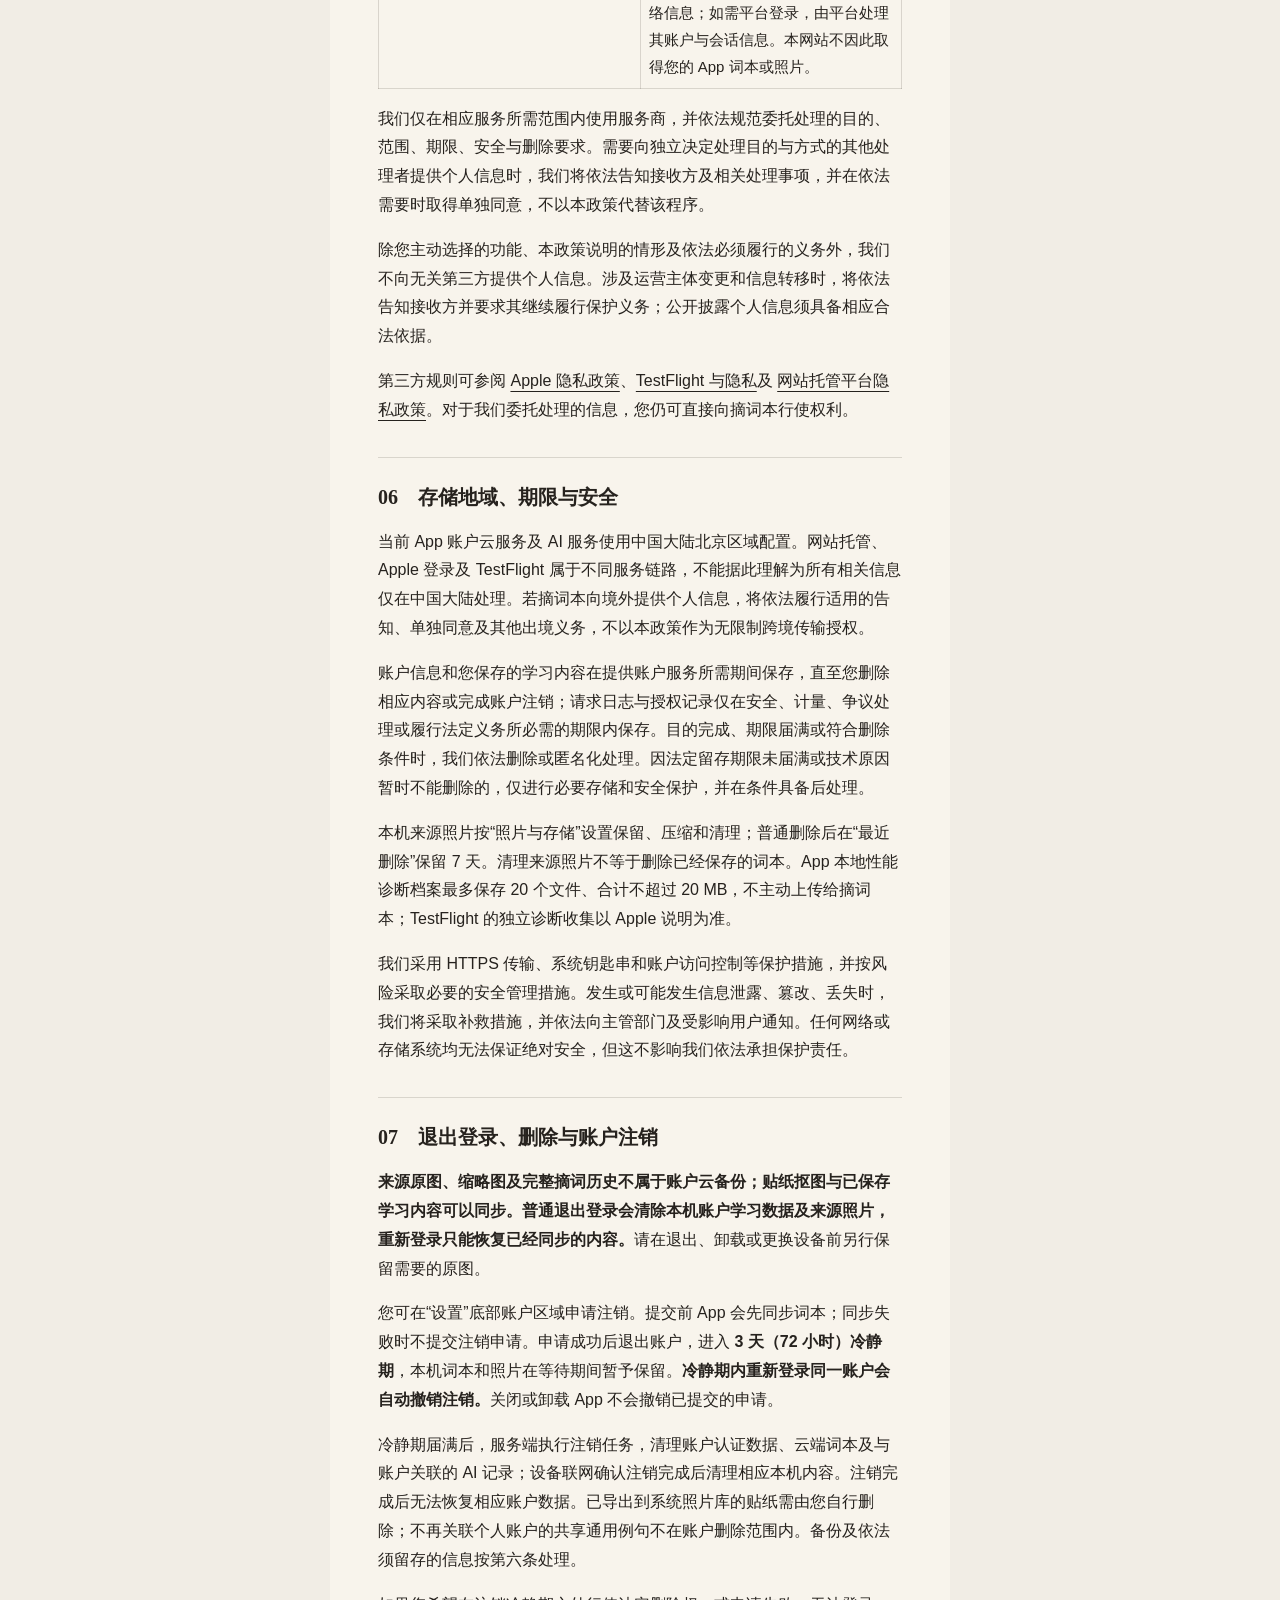
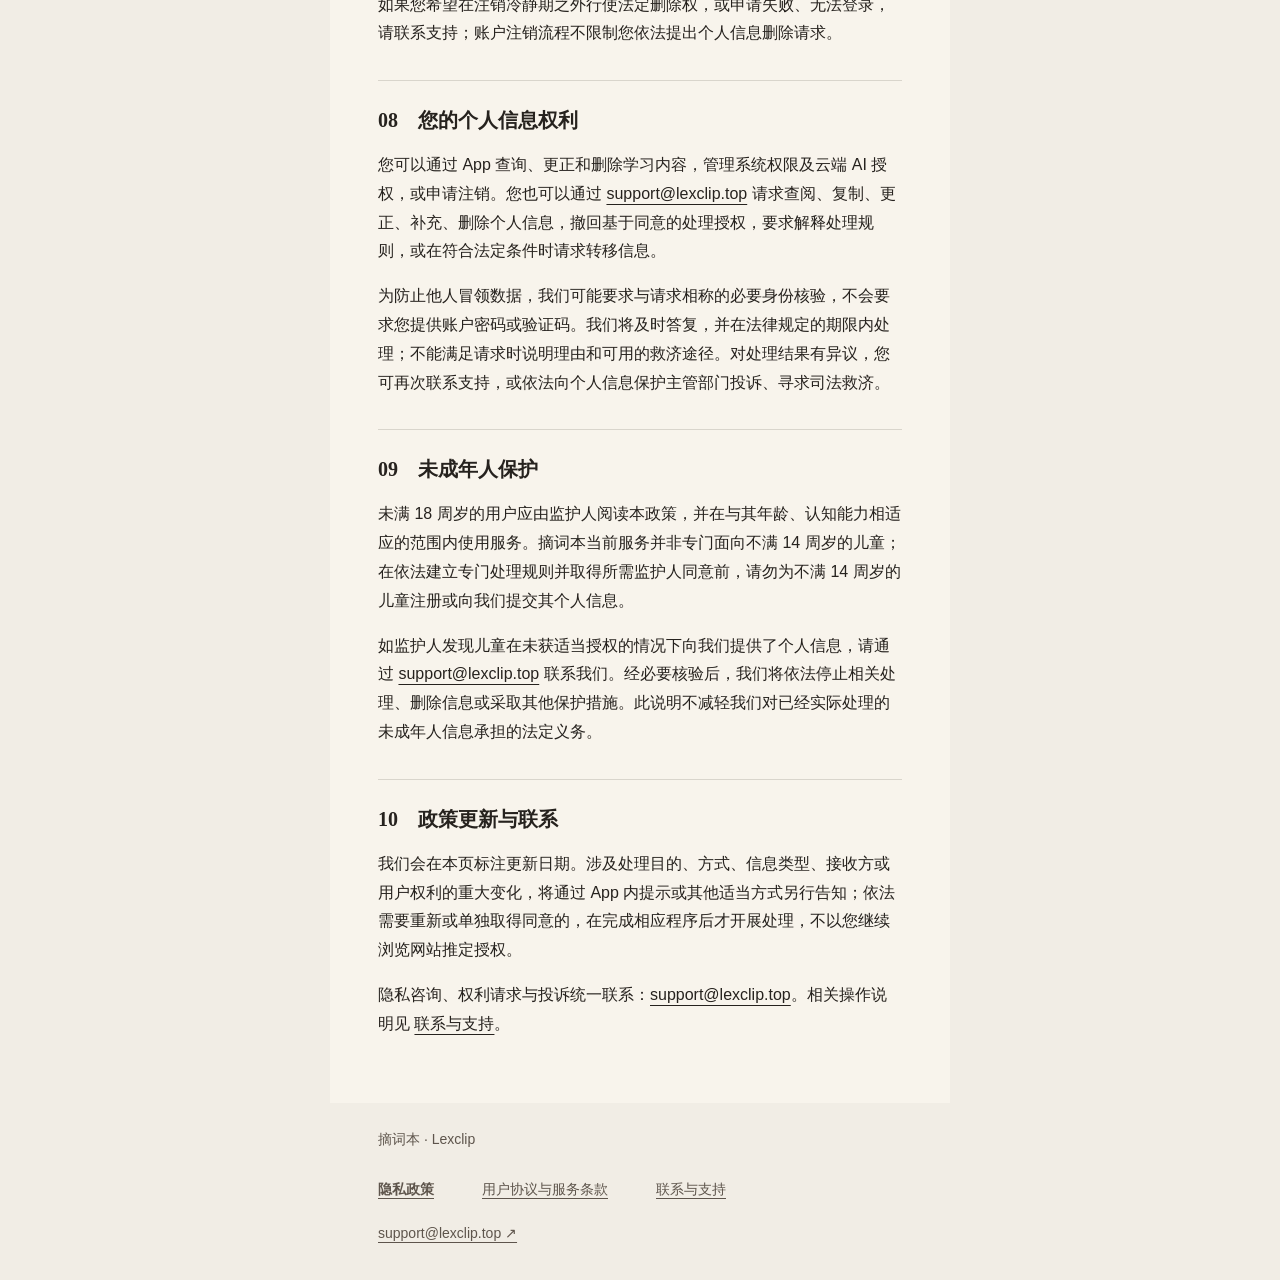
<file: privacy/index.html>
<!doctype html>
<html lang="zh-Hans"><head><meta charset="utf-8">
<meta name="viewport" content="width=device-width, initial-scale=1">
<meta name="color-scheme" content="light dark">
<meta name="description" content="摘词本的隐私政策、用户协议与服务条款、联系与支持。">
<title>隐私政策 · 摘词本</title><link rel="icon" href="data:,">
<link rel="stylesheet" href="../legal.css"></head><body>
<a class="skip" href="#content">跳到正文</a>
<header><a class="brand" href="../index.html">摘词本 <span lang="en">Lexclip</span></a><nav aria-label="法律与支持"><a href="../privacy/index.html" aria-current="page">隐私政策</a><a href="../terms/index.html">用户协议与服务条款</a><a href="../support/index.html">联系与支持</a></nav></header>
<main id="content"><p class="eyebrow" lang="en">Lexclip / Privacy Policy</p><h1>隐私政策</h1><p class="meta">版本 1.0 · 更新日期：<time datetime="2026-10-07">2026 年 10 月 7 日</time> · 生效日期：2026 年 10 月 7 日</p><p class="intro">本政策说明摘词本如何处理个人信息，以及您如何管理权限、云端 AI、数据和账户。</p><aside class="document-note"><strong>阅读提示</strong><p>当前 App 处于 TestFlight 测试阶段。请特别留意云端 AI 上传、本机数据清理及账户注销相关说明。您可通过浏览器打印功能保存本文件。</p></aside><nav class="toc" aria-label="本页目录"><a href="#s1">01 · 适用范围与处理原则</a><a href="#s2">02 · 我们处理的信息及用途</a><a href="#s3">03 · 云端 AI 的单独授权与图片上传</a><a href="#s4">04 · 设备权限与本地处理</a><a href="#s5">05 · 服务商、委托处理与信息提供</a><a href="#s6">06 · 存储地域、期限与安全</a><a href="#s7">07 · 退出登录、删除与账户注销</a><a href="#s8">08 · 您的个人信息权利</a><a href="#s9">09 · 未成年人保护</a><a href="#s10">10 · 政策更新与联系</a></nav><section aria-labelledby="s1"><h2 id="s1">01　适用范围与处理原则</h2><p>摘词本（Lexclip）由王立志（个人开发者）运营。本文件中的“摘词本”或“我们”，在涉及权利义务时均指该运营者；产品名称不代表另行设立的公司法人。个人信息保护相关事宜请联系 <a href="mailto:support@lexclip.top">support@lexclip.top</a>。</p><p>本政策适用于摘词本 App、账户服务以及本网站。第三方独立提供的登录、测试分发及托管服务，还适用其各自的隐私规则。我们对自身开展或委托开展的个人信息处理承担相应责任，不因使用第三方服务而免除责任。</p><p>我们按照明确、合理、必要的目的处理信息。账户认证、您请求的云端保存与同步所必需的信息用于履行服务；可选权限与云端 AI 处理以您的相应授权为前提；依法必须保存的信息用于履行法定义务。接受用户协议不等于同意所有可选信息处理。</p></section><section aria-labelledby="s2"><h2 id="s2">02　我们处理的信息及用途</h2><div class="table-wrap"><table><caption>按功能说明的数据处理清单</caption><thead><tr><th>场景</th><th>信息与用途</th><th>处理位置</th></tr></thead><tbody><tr><td>注册与登录</td><td>按您选择的方式处理邮箱及认证凭据、手机号及验证码，或 Apple 提供的账户标识、授权令牌及获准提供的邮箱，用于建立账户、验证身份和维护登录。</td><td>账户云服务；本机安全存储登录凭据</td></tr><tr><td>拍照、相册导入与快捷指令摘词</td><td>您拍摄、选取或通过快捷指令提供的图像，以及识别文字、文字位置、缩略图和摘词历史，用于识别与展示。</td><td>本机；启用云端 AI 后的上传另见第三条</td></tr><tr><td>词本与复习同步</td><td>您保存的单词、释义、原句、译文、分类、复习进度、复习记录及贴纸抠图，用于保存、恢复和跨设备同步。</td><td>本机及账户云端资料库</td></tr><tr><td>云端 AI</td><td>根据功能处理单词、候选释义、上下文、中文名称、相关条目、识别文字、选择区域，以及压缩图像副本，用于释义、命名、例句、读图、翻译或分类。</td><td>账户网关及 AI 服务商</td></tr><tr><td>安全与服务运行</td><td>IP 地址、必要网络请求信息；AI 功能类型、请求时间、状态、额度、模型、用量及耗时，用于认证、防滥用、计量和排障。</td><td>相关云服务</td></tr><tr><td>授权记录</td><td>协议版本、服务端确认时间、AI 选择及其变更记录，用于记录、恢复和核验账户授权状态。</td><td>账户云服务</td></tr><tr><td>主动联系与反馈</td><td>您发送的邮箱、问题描述及自愿提供的截图、设备和版本信息，用于处理请求。</td><td>支持邮箱及您选择的反馈渠道</td></tr></tbody></table></div><p>App 不保存明文密码；登录凭据使用系统钥匙串保存。请勿在导入图像或反馈中提交密码、验证码、身份证件、金融账户、私密聊天等与学习无关的信息。确需处理敏感个人信息时，我们应另行说明必要性、影响并履行相应授权义务，本政策不构成对此类信息的概括授权。</p></section><section aria-labelledby="s3"><h2 id="s3">03　云端 AI 的单独授权与图片上传</h2><p><strong>云端 AI 默认关闭，需您主动授权。拒绝或撤回该授权不妨碍登录、本机文字识别、本地词典及复习等非 AI 功能。</strong>您可以在登录流程中选择，或通过“设置 → 关于摘词本 → 云端 AI 与数据”管理。授权按账户保存，并在登录同一账户时恢复。</p><p><strong>授权开启后，进入单词或物体详情可能自动发起释义、命名或例句请求，不会在每次请求前重复弹出确认。使用 AI 拆词、读图或照片描述等功能时，会上传相关压缩图像副本；该副本可能包含整张可见画面，而不只是您选中的单词或物体。</strong>请在使用前检查画面是否包含他人的个人信息或其他不宜上传的内容。</p><p>图片上传前会重新渲染和压缩，不直接发送原始照片文件及其原始 EXIF 元数据，也不上传完整本机摘词历史。但“原始照片留在本机”不代表 AI 不接收图像。AI 网关的业务日志记录请求状态与用量等信息，不记录图像或上下文正文；这不等于服务商在任何环节均不处理或留存请求内容。</p><p>您关闭授权后，我们停止发起新的云端 AI 请求；已提交、正在处理的请求无法通过关闭开关即时撤回。撤回不影响此前依法开展的处理，已保存的结果可按本政策申请删除。如授权变更失败，请依提示重试或联系支持。</p><p>一般词汇及 AI 生成的通用例句可进入供已登录用户读取的共享例句库。您的私人上下文、照片描述及自定义中文翻译不进入该共享内容库。共享的通用内容不随个人账户注销一并删除；如果您发现其中包含个人信息，请联系支持处理。我们不出售您的个人信息，不将私人照片或私人上下文用于广告投放或训练我们自己的模型。</p></section><section aria-labelledby="s4"><h2 id="s4">04　设备权限与本地处理</h2><ul><li><strong>相机：</strong>仅在拍照功能中使用，不录制音频；拍摄结果保存至 App 本机目录，不自动写入系统照片库。</li><li><strong>照片：</strong>通过系统照片选择器取得您选中的图像，不据此读取整本相册。将贴纸保存至系统照片库时，另行请求添加照片的权限。</li><li><strong>通知：</strong>经您允许后用于本地复习提醒，可随时在系统设置中关闭。</li></ul><p>文字识别与前景提取使用 Apple Vision 在设备上完成，该本地处理本身不需要上传图像。词典首次下载需要联网，下载完成后支持本地查询；系统朗读由设备的系统语音能力提供。摘词本不申请位置、通讯录、麦克风或跨 App 跟踪权限，不开展跨 App 广告跟踪。关闭某项权限仅影响依赖该权限的功能。</p></section><section aria-labelledby="s5"><h2 id="s5">05　服务商、委托处理与信息提供</h2><div class="table-wrap"><table><caption>当前主要外部服务</caption><thead><tr><th>服务</th><th>目的及涉及信息</th></tr></thead><tbody><tr><td>火山引擎 AI 原生 BaaS（Supabase 服务）</td><td>账户认证、云端数据库、文件存储与同步；涉及账户信息、词本、复习数据、贴纸抠图及授权记录。</td></tr><tr><td>火山引擎／火山方舟</td><td>通过网关提供模型推理；接收第三条所述文字与图像内容，仅在您授权并触发相应功能后调用。</td></tr><tr><td>Apple 系统服务与 TestFlight</td><td>提供 Apple 登录、词典资源下载、系统功能及测试分发。TestFlight 按其规则收集测试使用、崩溃和您主动提交的反馈，并向应用提供方提供相应信息。</td></tr><tr><td>ChatGPT Sites 网站托管</td><td>提供本网站页面交付及平台访问控制。平台为此处理访问请求和必要网络信息；如需平台登录，由平台处理其账户与会话信息。本网站不因此取得您的 App 词本或照片。</td></tr></tbody></table></div><p>我们仅在相应服务所需范围内使用服务商，并依法规范委托处理的目的、范围、期限、安全与删除要求。需要向独立决定处理目的与方式的其他处理者提供个人信息时，我们将依法告知接收方及相关处理事项，并在依法需要时取得单独同意，不以本政策代替该程序。</p><p>除您主动选择的功能、本政策说明的情形及依法必须履行的义务外，我们不向无关第三方提供个人信息。涉及运营主体变更和信息转移时，将依法告知接收方并要求其继续履行保护义务；公开披露个人信息须具备相应合法依据。</p><p>第三方规则可参阅 <a href="https://www.apple.com/legal/privacy/szh/">Apple 隐私政策</a>、<a href="https://www.apple.com/legal/privacy/data/en/test-flight/">TestFlight 与隐私</a>及 <a href="https://openai.com/policies/privacy-policy/">网站托管平台隐私政策</a>。对于我们委托处理的信息，您仍可直接向摘词本行使权利。</p></section><section aria-labelledby="s6"><h2 id="s6">06　存储地域、期限与安全</h2><p>当前 App 账户云服务及 AI 服务使用中国大陆北京区域配置。网站托管、Apple 登录及 TestFlight 属于不同服务链路，不能据此理解为所有相关信息仅在中国大陆处理。若摘词本向境外提供个人信息，将依法履行适用的告知、单独同意及其他出境义务，不以本政策作为无限制跨境传输授权。</p><p>账户信息和您保存的学习内容在提供账户服务所需期间保存，直至您删除相应内容或完成账户注销；请求日志与授权记录仅在安全、计量、争议处理或履行法定义务所必需的期限内保存。目的完成、期限届满或符合删除条件时，我们依法删除或匿名化处理。因法定留存期限未届满或技术原因暂时不能删除的，仅进行必要存储和安全保护，并在条件具备后处理。</p><p>本机来源照片按“照片与存储”设置保留、压缩和清理；普通删除后在“最近删除”保留 7 天。清理来源照片不等于删除已经保存的词本。App 本地性能诊断档案最多保存 20 个文件、合计不超过 20 MB，不主动上传给摘词本；TestFlight 的独立诊断收集以 Apple 说明为准。</p><p>我们采用 HTTPS 传输、系统钥匙串和账户访问控制等保护措施，并按风险采取必要的安全管理措施。发生或可能发生信息泄露、篡改、丢失时，我们将采取补救措施，并依法向主管部门及受影响用户通知。任何网络或存储系统均无法保证绝对安全，但这不影响我们依法承担保护责任。</p></section><section aria-labelledby="s7"><h2 id="s7">07　退出登录、删除与账户注销</h2><p><strong>来源原图、缩略图及完整摘词历史不属于账户云备份；贴纸抠图与已保存学习内容可以同步。普通退出登录会清除本机账户学习数据及来源照片，重新登录只能恢复已经同步的内容。</strong>请在退出、卸载或更换设备前另行保留需要的原图。</p><p>您可在“设置”底部账户区域申请注销。提交前 App 会先同步词本；同步失败时不提交注销申请。申请成功后退出账户，进入 <strong>3 天（72 小时）冷静期</strong>，本机词本和照片在等待期间暂予保留。<strong>冷静期内重新登录同一账户会自动撤销注销。</strong>关闭或卸载 App 不会撤销已提交的申请。</p><p>冷静期届满后，服务端执行注销任务，清理账户认证数据、云端词本及与账户关联的 AI 记录；设备联网确认注销完成后清理相应本机内容。注销完成后无法恢复相应账户数据。已导出到系统照片库的贴纸需由您自行删除；不再关联个人账户的共享通用例句不在账户删除范围内。备份及依法须留存的信息按第六条处理。</p><p>如果您希望在注销冷静期之外行使法定删除权，或申请失败、无法登录，请联系支持；账户注销流程不限制您依法提出个人信息删除请求。</p></section><section aria-labelledby="s8"><h2 id="s8">08　您的个人信息权利</h2><p>您可以通过 App 查询、更正和删除学习内容，管理系统权限及云端 AI 授权，或申请注销。您也可以通过 <a href="mailto:support@lexclip.top">support@lexclip.top</a> 请求查阅、复制、更正、补充、删除个人信息，撤回基于同意的处理授权，要求解释处理规则，或在符合法定条件时请求转移信息。</p><p>为防止他人冒领数据，我们可能要求与请求相称的必要身份核验，不会要求您提供账户密码或验证码。我们将及时答复，并在法律规定的期限内处理；不能满足请求时说明理由和可用的救济途径。对处理结果有异议，您可再次联系支持，或依法向个人信息保护主管部门投诉、寻求司法救济。</p></section><section aria-labelledby="s9"><h2 id="s9">09　未成年人保护</h2><p>未满 18 周岁的用户应由监护人阅读本政策，并在与其年龄、认知能力相适应的范围内使用服务。摘词本当前服务并非专门面向不满 14 周岁的儿童；在依法建立专门处理规则并取得所需监护人同意前，请勿为不满 14 周岁的儿童注册或向我们提交其个人信息。</p><p>如监护人发现儿童在未获适当授权的情况下向我们提供了个人信息，请通过 <a href="mailto:support@lexclip.top">support@lexclip.top</a> 联系我们。经必要核验后，我们将依法停止相关处理、删除信息或采取其他保护措施。此说明不减轻我们对已经实际处理的未成年人信息承担的法定义务。</p></section><section aria-labelledby="s10"><h2 id="s10">10　政策更新与联系</h2><p>我们会在本页标注更新日期。涉及处理目的、方式、信息类型、接收方或用户权利的重大变化，将通过 App 内提示或其他适当方式另行告知；依法需要重新或单独取得同意的，在完成相应程序后才开展处理，不以您继续浏览网站推定授权。</p><p>隐私咨询、权利请求与投诉统一联系：<a href="mailto:support@lexclip.top">support@lexclip.top</a>。相关操作说明见 <a href="../support/index.html">联系与支持</a>。</p></section></main>
<footer>摘词本 · Lexclip<nav aria-label="页尾导航"><a href="../privacy/index.html" aria-current="page">隐私政策</a><a href="../terms/index.html">用户协议与服务条款</a><a href="../support/index.html">联系与支持</a></nav><a href="mailto:support@lexclip.top">support@lexclip.top ↗</a></footer>
</body></html>
</file>
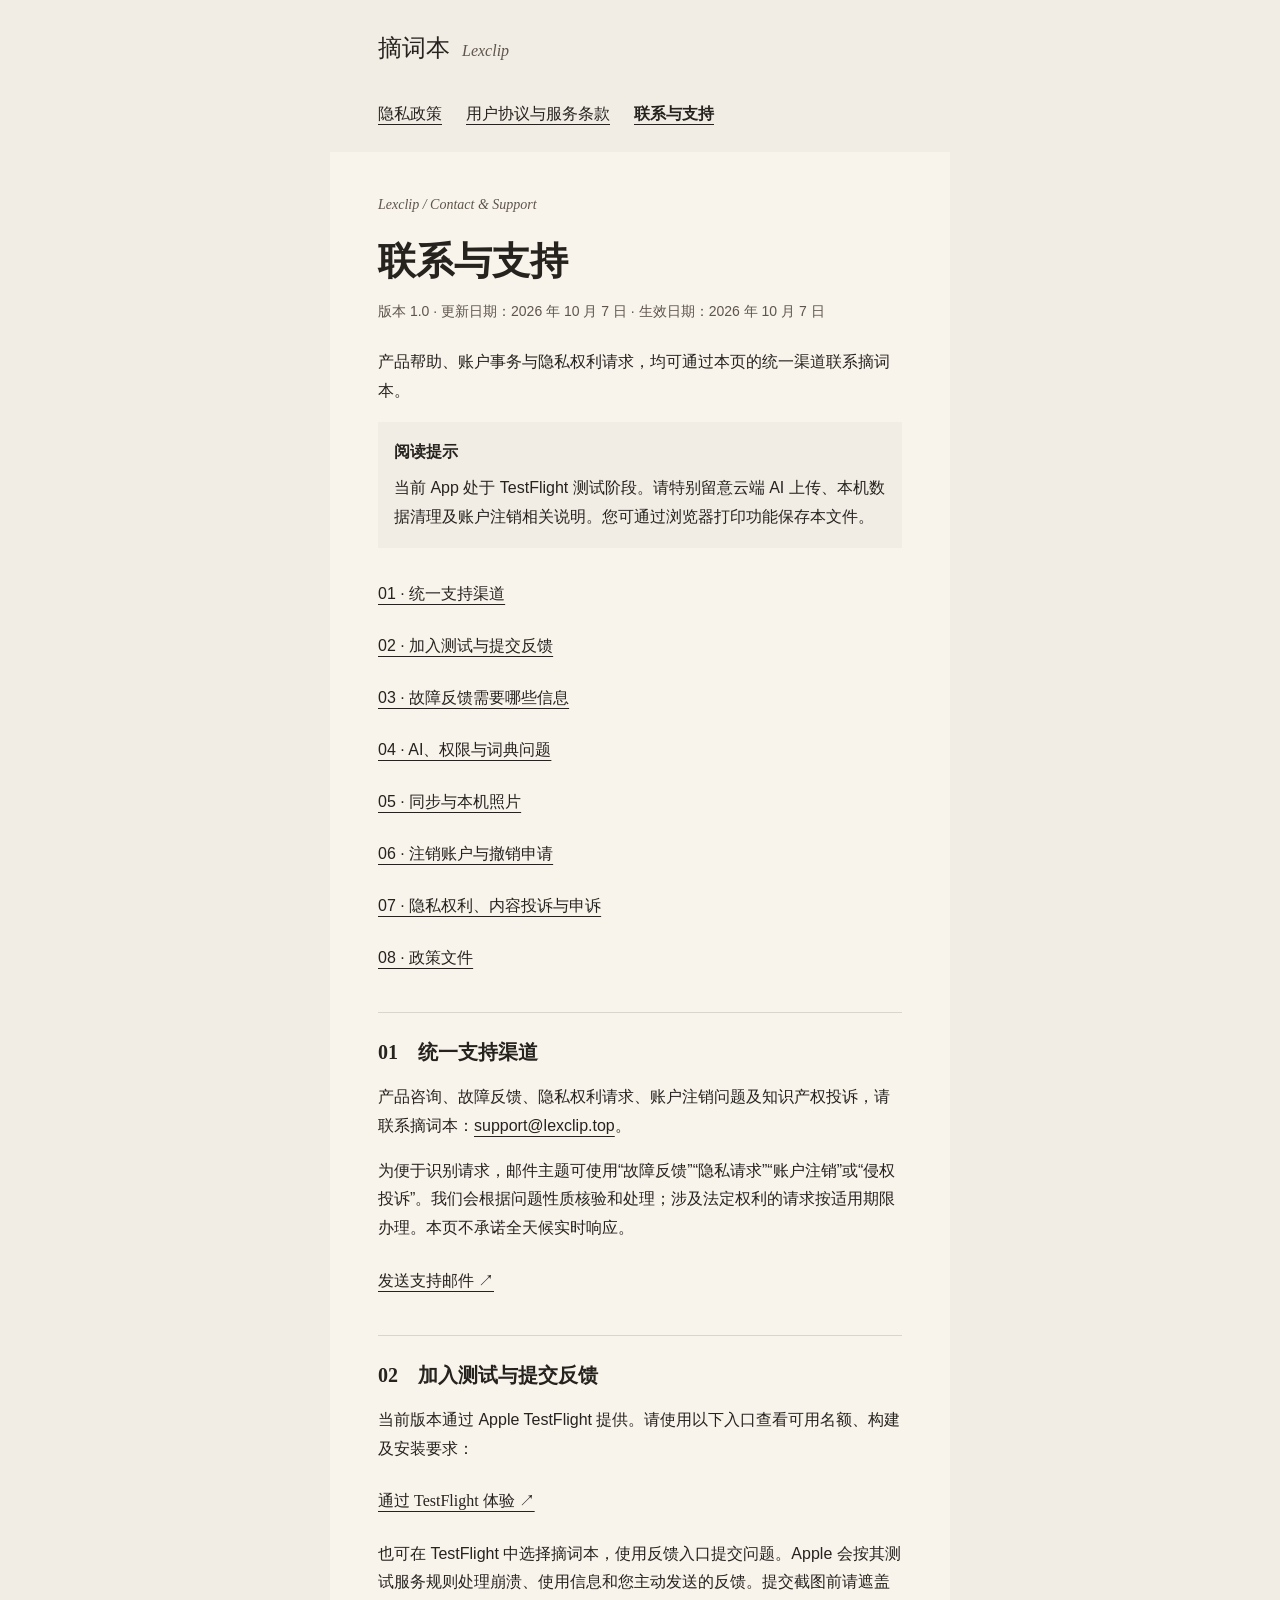
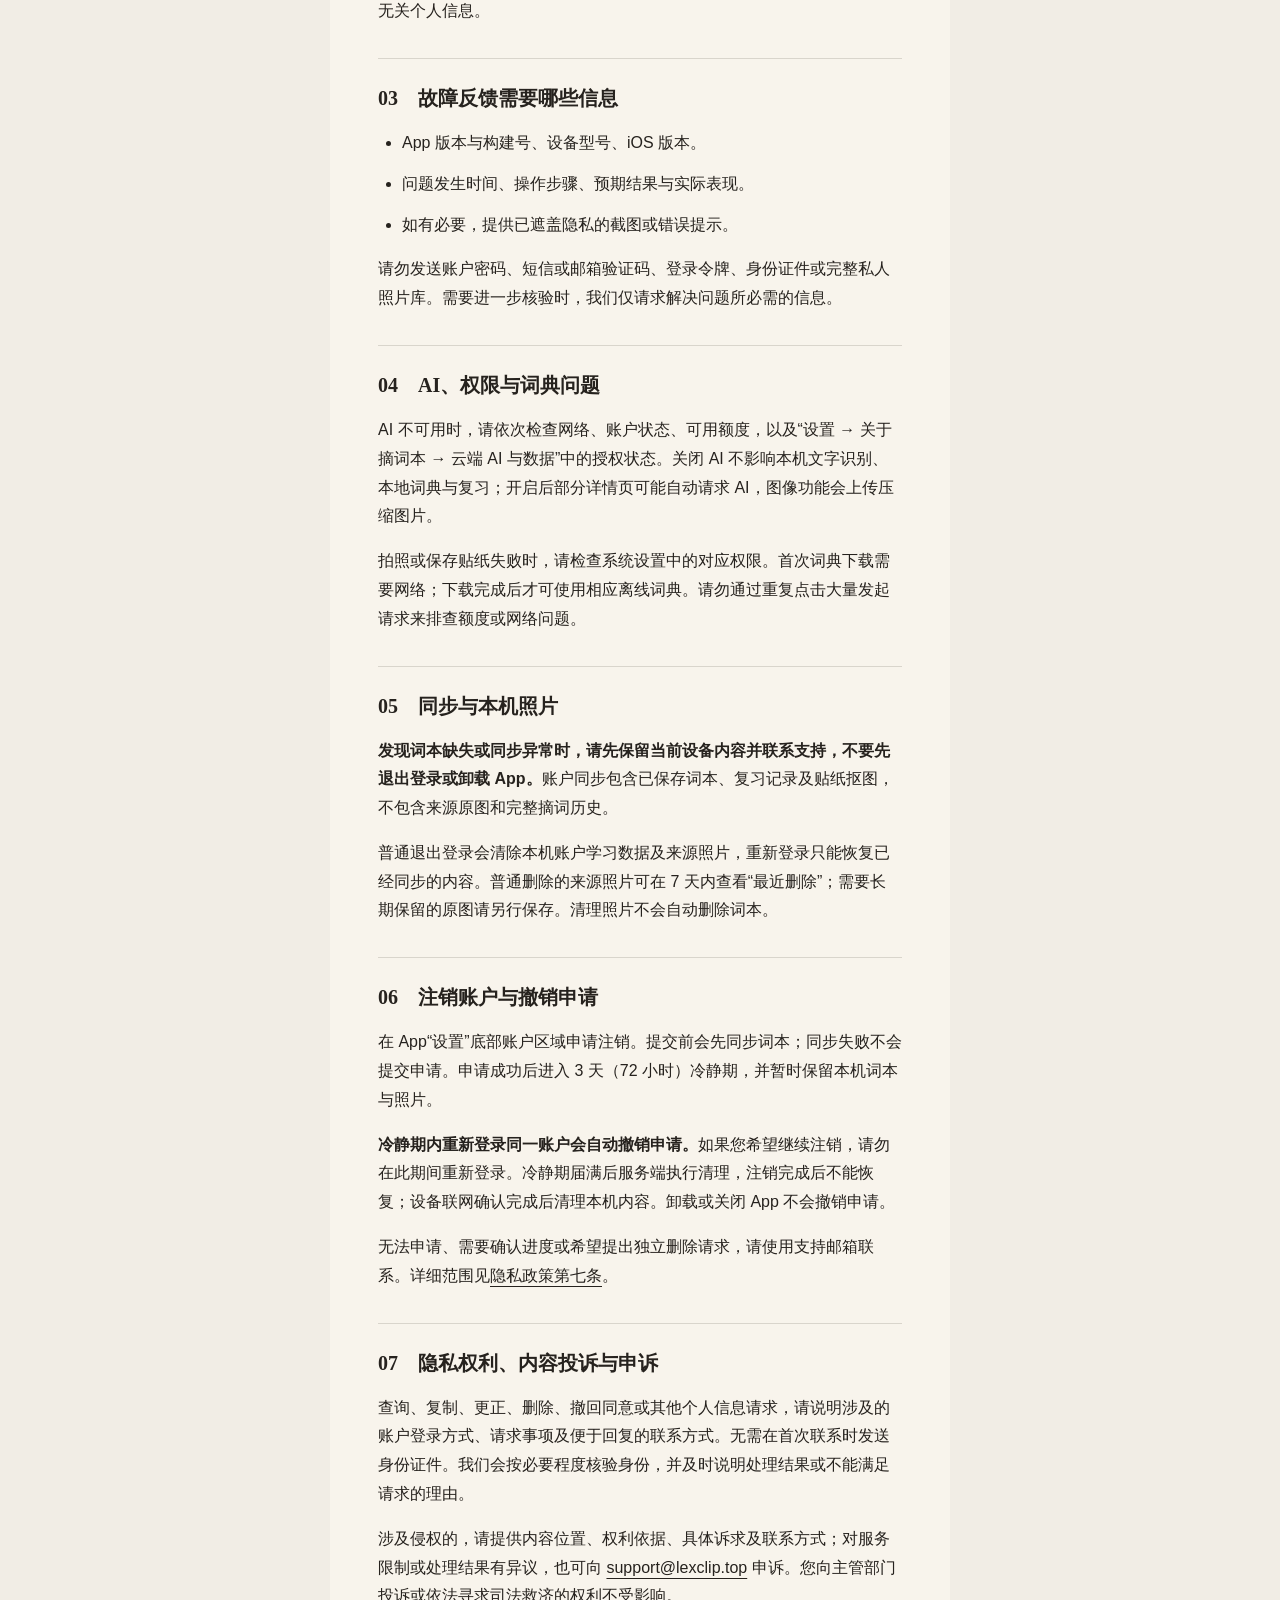
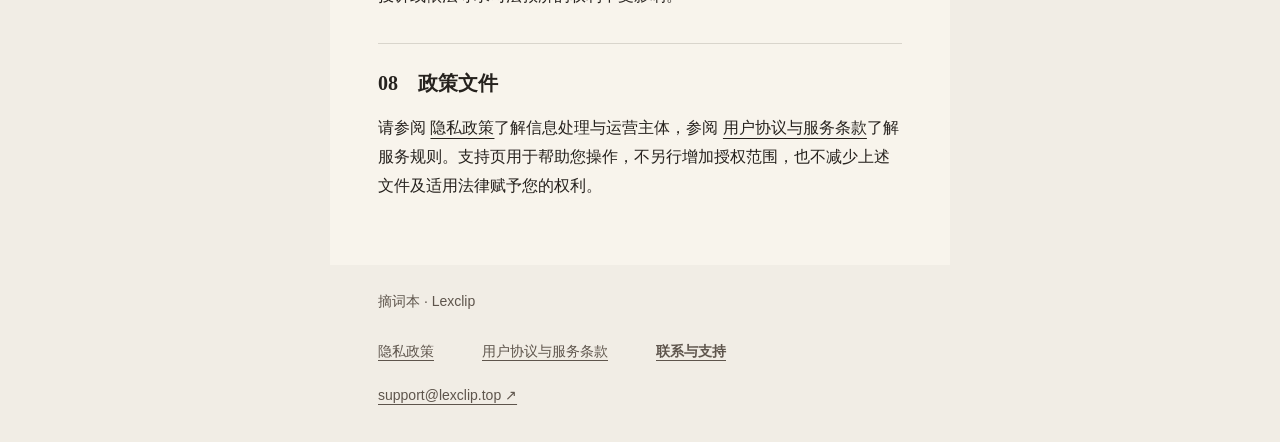
<file: support/index.html>
<!doctype html>
<html lang="zh-Hans"><head><meta charset="utf-8">
<meta name="viewport" content="width=device-width, initial-scale=1">
<meta name="color-scheme" content="light dark">
<meta name="description" content="摘词本的隐私政策、用户协议与服务条款、联系与支持。">
<title>联系与支持 · 摘词本</title><link rel="icon" href="data:,">
<link rel="stylesheet" href="../legal.css"></head><body>
<a class="skip" href="#content">跳到正文</a>
<header><a class="brand" href="../index.html">摘词本 <span lang="en">Lexclip</span></a><nav aria-label="法律与支持"><a href="../privacy/index.html">隐私政策</a><a href="../terms/index.html">用户协议与服务条款</a><a href="../support/index.html" aria-current="page">联系与支持</a></nav></header>
<main id="content"><p class="eyebrow" lang="en">Lexclip / Contact & Support</p><h1>联系与支持</h1><p class="meta">版本 1.0 · 更新日期：<time datetime="2026-10-07">2026 年 10 月 7 日</time> · 生效日期：2026 年 10 月 7 日</p><p class="intro">产品帮助、账户事务与隐私权利请求，均可通过本页的统一渠道联系摘词本。</p><aside class="document-note"><strong>阅读提示</strong><p>当前 App 处于 TestFlight 测试阶段。请特别留意云端 AI 上传、本机数据清理及账户注销相关说明。您可通过浏览器打印功能保存本文件。</p></aside><nav class="toc" aria-label="本页目录"><a href="#s1">01 · 统一支持渠道</a><a href="#s2">02 · 加入测试与提交反馈</a><a href="#s3">03 · 故障反馈需要哪些信息</a><a href="#s4">04 · AI、权限与词典问题</a><a href="#s5">05 · 同步与本机照片</a><a href="#s6">06 · 注销账户与撤销申请</a><a href="#s7">07 · 隐私权利、内容投诉与申诉</a><a href="#s8">08 · 政策文件</a></nav><section aria-labelledby="s1"><h2 id="s1">01　统一支持渠道</h2><p>产品咨询、故障反馈、隐私权利请求、账户注销问题及知识产权投诉，请联系摘词本：<a href="mailto:support@lexclip.top">support@lexclip.top</a>。</p><p>为便于识别请求，邮件主题可使用“故障反馈”“隐私请求”“账户注销”或“侵权投诉”。我们会根据问题性质核验和处理；涉及法定权利的请求按适用期限办理。本页不承诺全天候实时响应。</p><a class="contact" href="mailto:support@lexclip.top">发送支持邮件 ↗</a></section><section aria-labelledby="s2"><h2 id="s2">02　加入测试与提交反馈</h2><p>当前版本通过 Apple TestFlight 提供。请使用以下入口查看可用名额、构建及安装要求：</p><p><a class="contact" href="https://testflight.apple.com/join/K7WHhNUY">通过 TestFlight 体验 ↗</a></p><p>也可在 TestFlight 中选择摘词本，使用反馈入口提交问题。Apple 会按其测试服务规则处理崩溃、使用信息和您主动发送的反馈。提交截图前请遮盖无关个人信息。</p></section><section aria-labelledby="s3"><h2 id="s3">03　故障反馈需要哪些信息</h2><ul><li>App 版本与构建号、设备型号、iOS 版本。</li><li>问题发生时间、操作步骤、预期结果与实际表现。</li><li>如有必要，提供已遮盖隐私的截图或错误提示。</li></ul><p>请勿发送账户密码、短信或邮箱验证码、登录令牌、身份证件或完整私人照片库。需要进一步核验时，我们仅请求解决问题所必需的信息。</p></section><section aria-labelledby="s4"><h2 id="s4">04　AI、权限与词典问题</h2><p>AI 不可用时，请依次检查网络、账户状态、可用额度，以及“设置 → 关于摘词本 → 云端 AI 与数据”中的授权状态。关闭 AI 不影响本机文字识别、本地词典与复习；开启后部分详情页可能自动请求 AI，图像功能会上传压缩图片。</p><p>拍照或保存贴纸失败时，请检查系统设置中的对应权限。首次词典下载需要网络；下载完成后才可使用相应离线词典。请勿通过重复点击大量发起请求来排查额度或网络问题。</p></section><section aria-labelledby="s5"><h2 id="s5">05　同步与本机照片</h2><p><strong>发现词本缺失或同步异常时，请先保留当前设备内容并联系支持，不要先退出登录或卸载 App。</strong>账户同步包含已保存词本、复习记录及贴纸抠图，不包含来源原图和完整摘词历史。</p><p>普通退出登录会清除本机账户学习数据及来源照片，重新登录只能恢复已经同步的内容。普通删除的来源照片可在 7 天内查看“最近删除”；需要长期保留的原图请另行保存。清理照片不会自动删除词本。</p></section><section aria-labelledby="s6"><h2 id="s6">06　注销账户与撤销申请</h2><p>在 App“设置”底部账户区域申请注销。提交前会先同步词本；同步失败不会提交申请。申请成功后进入 3 天（72 小时）冷静期，并暂时保留本机词本与照片。</p><p><strong>冷静期内重新登录同一账户会自动撤销申请。</strong>如果您希望继续注销，请勿在此期间重新登录。冷静期届满后服务端执行清理，注销完成后不能恢复；设备联网确认完成后清理本机内容。卸载或关闭 App 不会撤销申请。</p><p>无法申请、需要确认进度或希望提出独立删除请求，请使用支持邮箱联系。详细范围见<a href="../privacy/index.html#s7">隐私政策第七条</a>。</p></section><section aria-labelledby="s7"><h2 id="s7">07　隐私权利、内容投诉与申诉</h2><p>查询、复制、更正、删除、撤回同意或其他个人信息请求，请说明涉及的账户登录方式、请求事项及便于回复的联系方式。无需在首次联系时发送身份证件。我们会按必要程度核验身份，并及时说明处理结果或不能满足请求的理由。</p><p>涉及侵权的，请提供内容位置、权利依据、具体诉求及联系方式；对服务限制或处理结果有异议，也可向 <a href="mailto:support@lexclip.top">support@lexclip.top</a> 申诉。您向主管部门投诉或依法寻求司法救济的权利不受影响。</p></section><section aria-labelledby="s8"><h2 id="s8">08　政策文件</h2><p>请参阅 <a href="../privacy/index.html">隐私政策</a>了解信息处理与运营主体，参阅 <a href="../terms/index.html">用户协议与服务条款</a>了解服务规则。支持页用于帮助您操作，不另行增加授权范围，也不减少上述文件及适用法律赋予您的权利。</p></section></main>
<footer>摘词本 · Lexclip<nav aria-label="页尾导航"><a href="../privacy/index.html">隐私政策</a><a href="../terms/index.html">用户协议与服务条款</a><a href="../support/index.html" aria-current="page">联系与支持</a></nav><a href="mailto:support@lexclip.top">support@lexclip.top ↗</a></footer>
</body></html>
</file>
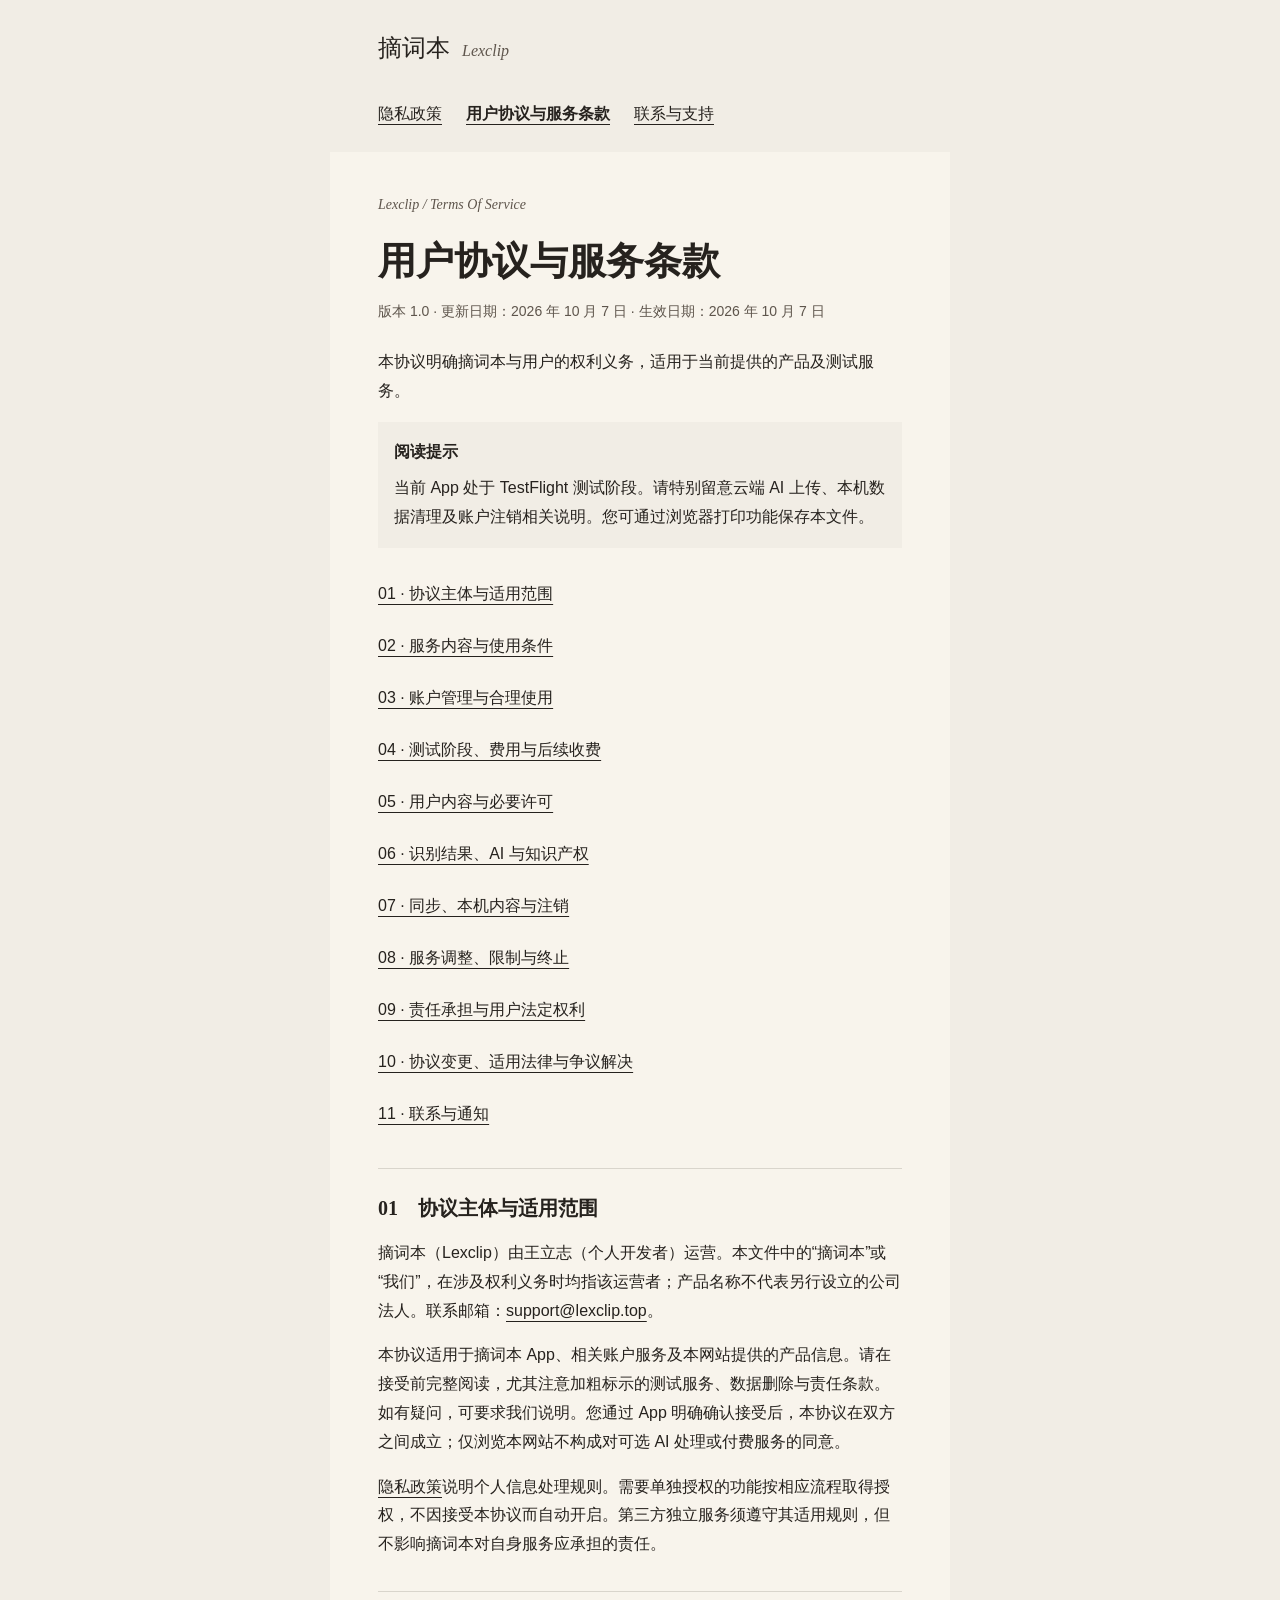
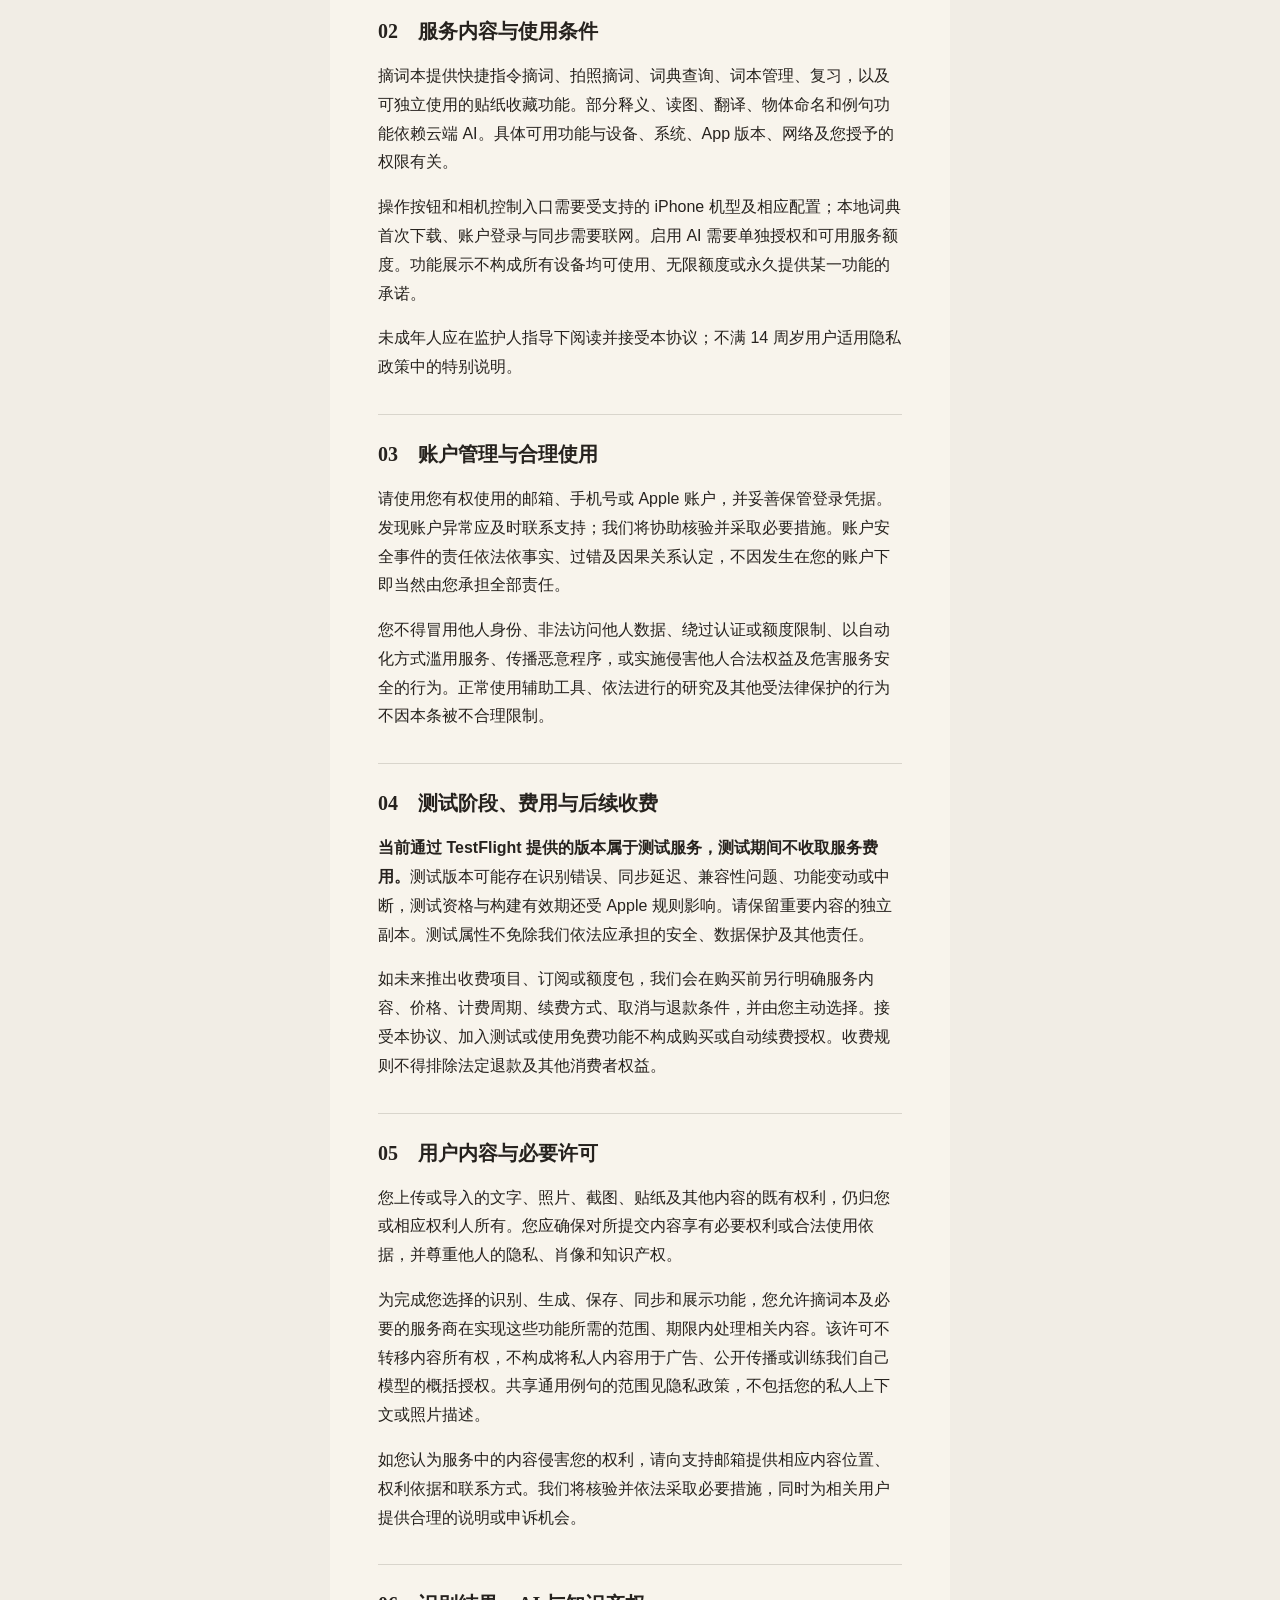
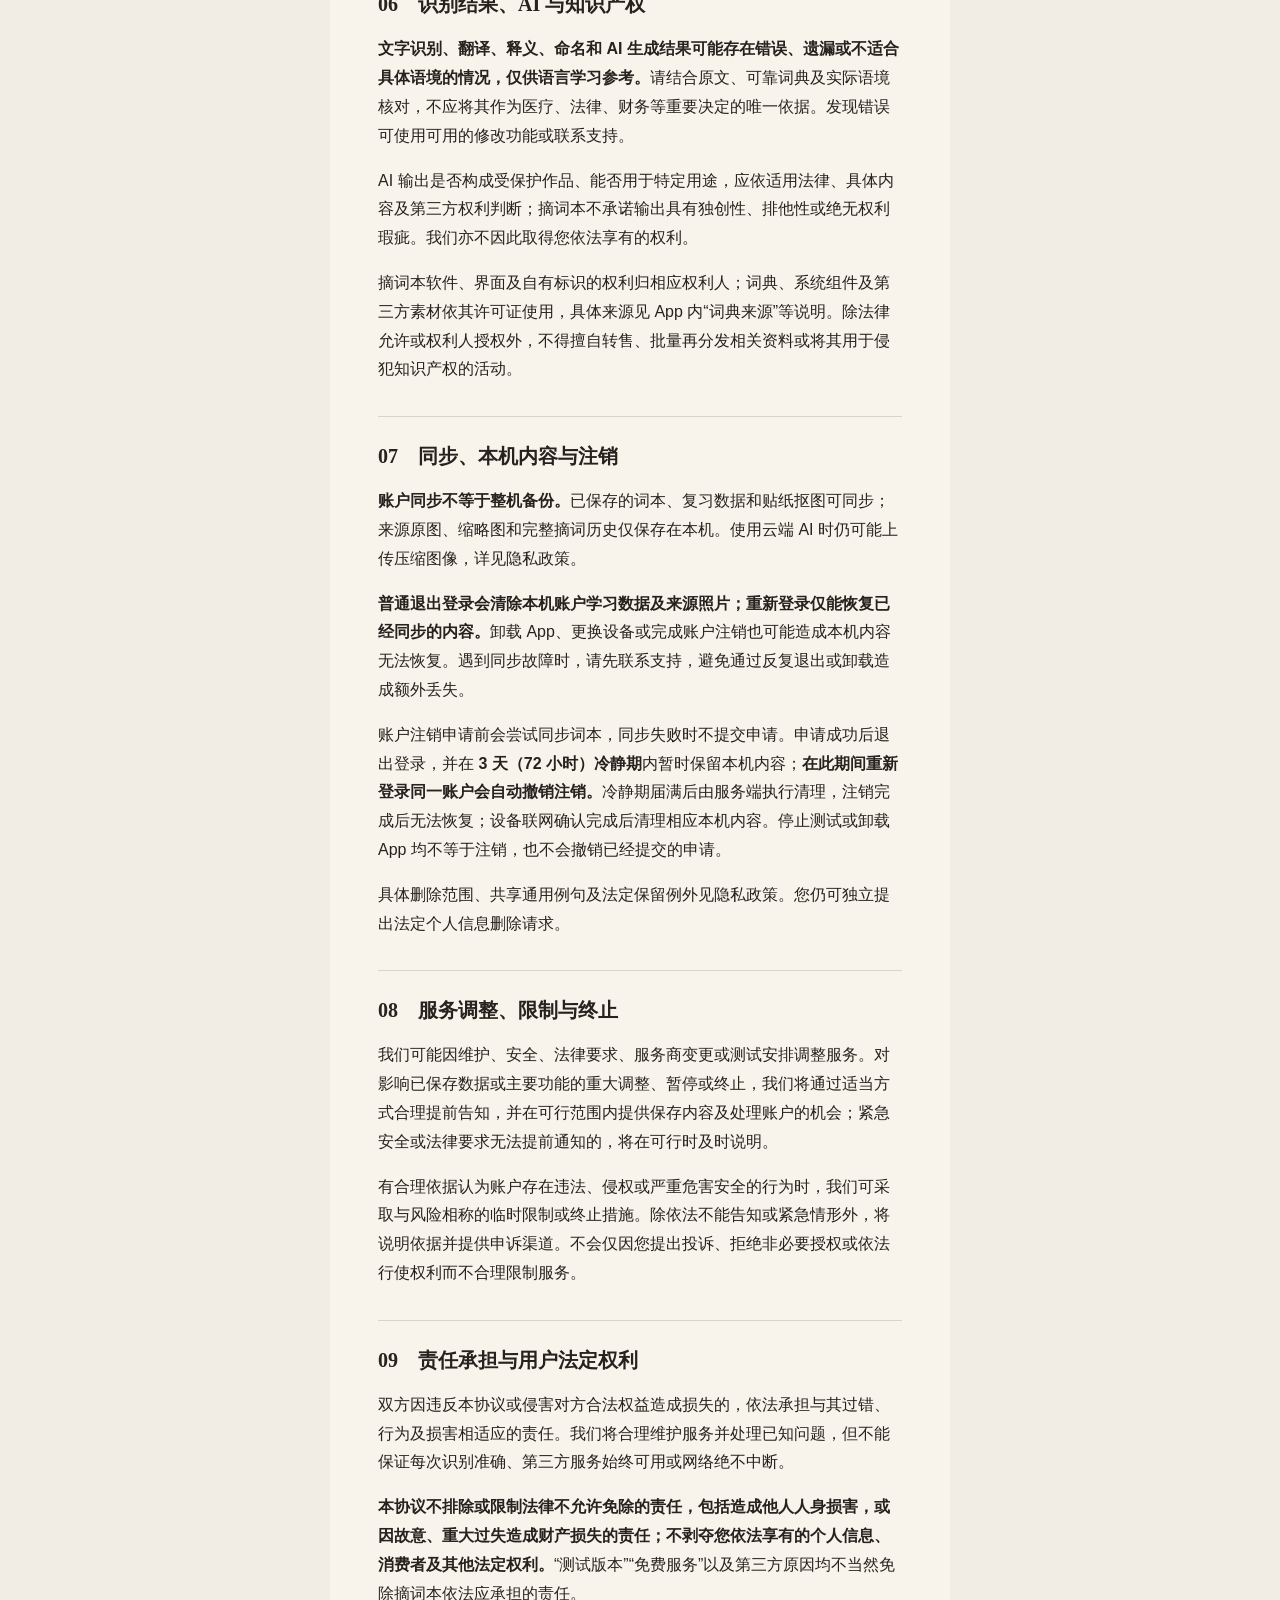
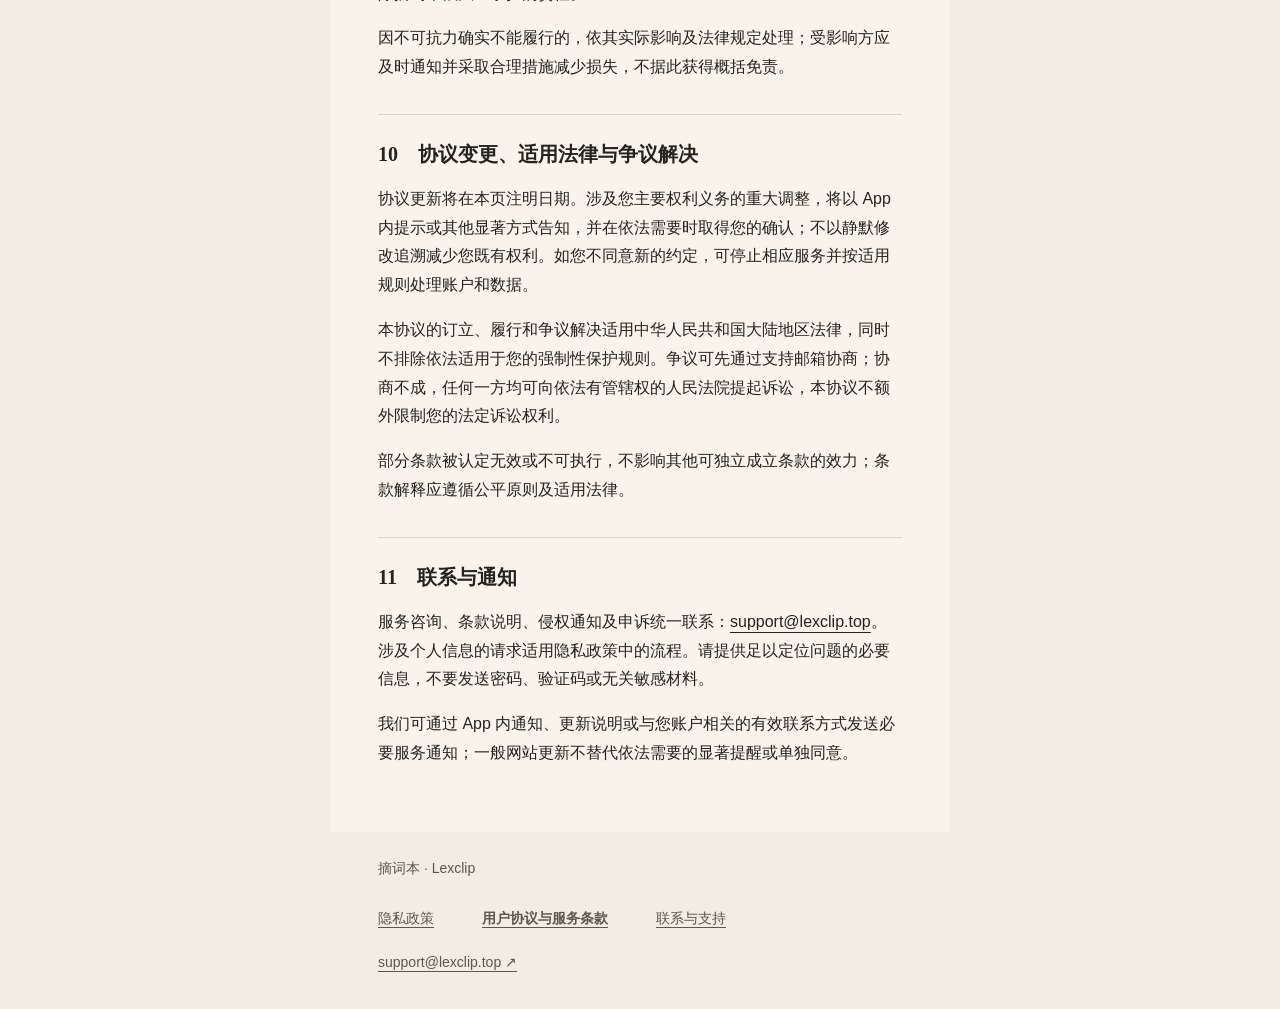
<file: terms/index.html>
<!doctype html>
<html lang="zh-Hans"><head><meta charset="utf-8">
<meta name="viewport" content="width=device-width, initial-scale=1">
<meta name="color-scheme" content="light dark">
<meta name="description" content="摘词本的隐私政策、用户协议与服务条款、联系与支持。">
<title>用户协议与服务条款 · 摘词本</title><link rel="icon" href="data:,">
<link rel="stylesheet" href="../legal.css"></head><body>
<a class="skip" href="#content">跳到正文</a>
<header><a class="brand" href="../index.html">摘词本 <span lang="en">Lexclip</span></a><nav aria-label="法律与支持"><a href="../privacy/index.html">隐私政策</a><a href="../terms/index.html" aria-current="page">用户协议与服务条款</a><a href="../support/index.html">联系与支持</a></nav></header>
<main id="content"><p class="eyebrow" lang="en">Lexclip / Terms Of Service</p><h1>用户协议与服务条款</h1><p class="meta">版本 1.0 · 更新日期：<time datetime="2026-10-07">2026 年 10 月 7 日</time> · 生效日期：2026 年 10 月 7 日</p><p class="intro">本协议明确摘词本与用户的权利义务，适用于当前提供的产品及测试服务。</p><aside class="document-note"><strong>阅读提示</strong><p>当前 App 处于 TestFlight 测试阶段。请特别留意云端 AI 上传、本机数据清理及账户注销相关说明。您可通过浏览器打印功能保存本文件。</p></aside><nav class="toc" aria-label="本页目录"><a href="#s1">01 · 协议主体与适用范围</a><a href="#s2">02 · 服务内容与使用条件</a><a href="#s3">03 · 账户管理与合理使用</a><a href="#s4">04 · 测试阶段、费用与后续收费</a><a href="#s5">05 · 用户内容与必要许可</a><a href="#s6">06 · 识别结果、AI 与知识产权</a><a href="#s7">07 · 同步、本机内容与注销</a><a href="#s8">08 · 服务调整、限制与终止</a><a href="#s9">09 · 责任承担与用户法定权利</a><a href="#s10">10 · 协议变更、适用法律与争议解决</a><a href="#s11">11 · 联系与通知</a></nav><section aria-labelledby="s1"><h2 id="s1">01　协议主体与适用范围</h2><p>摘词本（Lexclip）由王立志（个人开发者）运营。本文件中的“摘词本”或“我们”，在涉及权利义务时均指该运营者；产品名称不代表另行设立的公司法人。联系邮箱：<a href="mailto:support@lexclip.top">support@lexclip.top</a>。</p><p>本协议适用于摘词本 App、相关账户服务及本网站提供的产品信息。请在接受前完整阅读，尤其注意加粗标示的测试服务、数据删除与责任条款。如有疑问，可要求我们说明。您通过 App 明确确认接受后，本协议在双方之间成立；仅浏览本网站不构成对可选 AI 处理或付费服务的同意。</p><p><a href="../privacy/index.html">隐私政策</a>说明个人信息处理规则。需要单独授权的功能按相应流程取得授权，不因接受本协议而自动开启。第三方独立服务须遵守其适用规则，但不影响摘词本对自身服务应承担的责任。</p></section><section aria-labelledby="s2"><h2 id="s2">02　服务内容与使用条件</h2><p>摘词本提供快捷指令摘词、拍照摘词、词典查询、词本管理、复习，以及可独立使用的贴纸收藏功能。部分释义、读图、翻译、物体命名和例句功能依赖云端 AI。具体可用功能与设备、系统、App 版本、网络及您授予的权限有关。</p><p>操作按钮和相机控制入口需要受支持的 iPhone 机型及相应配置；本地词典首次下载、账户登录与同步需要联网。启用 AI 需要单独授权和可用服务额度。功能展示不构成所有设备均可使用、无限额度或永久提供某一功能的承诺。</p><p>未成年人应在监护人指导下阅读并接受本协议；不满 14 周岁用户适用隐私政策中的特别说明。</p></section><section aria-labelledby="s3"><h2 id="s3">03　账户管理与合理使用</h2><p>请使用您有权使用的邮箱、手机号或 Apple 账户，并妥善保管登录凭据。发现账户异常应及时联系支持；我们将协助核验并采取必要措施。账户安全事件的责任依法依事实、过错及因果关系认定，不因发生在您的账户下即当然由您承担全部责任。</p><p>您不得冒用他人身份、非法访问他人数据、绕过认证或额度限制、以自动化方式滥用服务、传播恶意程序，或实施侵害他人合法权益及危害服务安全的行为。正常使用辅助工具、依法进行的研究及其他受法律保护的行为不因本条被不合理限制。</p></section><section aria-labelledby="s4"><h2 id="s4">04　测试阶段、费用与后续收费</h2><p><strong>当前通过 TestFlight 提供的版本属于测试服务，测试期间不收取服务费用。</strong>测试版本可能存在识别错误、同步延迟、兼容性问题、功能变动或中断，测试资格与构建有效期还受 Apple 规则影响。请保留重要内容的独立副本。测试属性不免除我们依法应承担的安全、数据保护及其他责任。</p><p>如未来推出收费项目、订阅或额度包，我们会在购买前另行明确服务内容、价格、计费周期、续费方式、取消与退款条件，并由您主动选择。接受本协议、加入测试或使用免费功能不构成购买或自动续费授权。收费规则不得排除法定退款及其他消费者权益。</p></section><section aria-labelledby="s5"><h2 id="s5">05　用户内容与必要许可</h2><p>您上传或导入的文字、照片、截图、贴纸及其他内容的既有权利，仍归您或相应权利人所有。您应确保对所提交内容享有必要权利或合法使用依据，并尊重他人的隐私、肖像和知识产权。</p><p>为完成您选择的识别、生成、保存、同步和展示功能，您允许摘词本及必要的服务商在实现这些功能所需的范围、期限内处理相关内容。该许可不转移内容所有权，不构成将私人内容用于广告、公开传播或训练我们自己模型的概括授权。共享通用例句的范围见隐私政策，不包括您的私人上下文或照片描述。</p><p>如您认为服务中的内容侵害您的权利，请向支持邮箱提供相应内容位置、权利依据和联系方式。我们将核验并依法采取必要措施，同时为相关用户提供合理的说明或申诉机会。</p></section><section aria-labelledby="s6"><h2 id="s6">06　识别结果、AI 与知识产权</h2><p><strong>文字识别、翻译、释义、命名和 AI 生成结果可能存在错误、遗漏或不适合具体语境的情况，仅供语言学习参考。</strong>请结合原文、可靠词典及实际语境核对，不应将其作为医疗、法律、财务等重要决定的唯一依据。发现错误可使用可用的修改功能或联系支持。</p><p>AI 输出是否构成受保护作品、能否用于特定用途，应依适用法律、具体内容及第三方权利判断；摘词本不承诺输出具有独创性、排他性或绝无权利瑕疵。我们亦不因此取得您依法享有的权利。</p><p>摘词本软件、界面及自有标识的权利归相应权利人；词典、系统组件及第三方素材依其许可证使用，具体来源见 App 内“词典来源”等说明。除法律允许或权利人授权外，不得擅自转售、批量再分发相关资料或将其用于侵犯知识产权的活动。</p></section><section aria-labelledby="s7"><h2 id="s7">07　同步、本机内容与注销</h2><p><strong>账户同步不等于整机备份。</strong>已保存的词本、复习数据和贴纸抠图可同步；来源原图、缩略图和完整摘词历史仅保存在本机。使用云端 AI 时仍可能上传压缩图像，详见隐私政策。</p><p><strong>普通退出登录会清除本机账户学习数据及来源照片；重新登录仅能恢复已经同步的内容。</strong>卸载 App、更换设备或完成账户注销也可能造成本机内容无法恢复。遇到同步故障时，请先联系支持，避免通过反复退出或卸载造成额外丢失。</p><p>账户注销申请前会尝试同步词本，同步失败时不提交申请。申请成功后退出登录，并在 <strong>3 天（72 小时）冷静期</strong>内暂时保留本机内容；<strong>在此期间重新登录同一账户会自动撤销注销。</strong>冷静期届满后由服务端执行清理，注销完成后无法恢复；设备联网确认完成后清理相应本机内容。停止测试或卸载 App 均不等于注销，也不会撤销已经提交的申请。</p><p>具体删除范围、共享通用例句及法定保留例外见隐私政策。您仍可独立提出法定个人信息删除请求。</p></section><section aria-labelledby="s8"><h2 id="s8">08　服务调整、限制与终止</h2><p>我们可能因维护、安全、法律要求、服务商变更或测试安排调整服务。对影响已保存数据或主要功能的重大调整、暂停或终止，我们将通过适当方式合理提前告知，并在可行范围内提供保存内容及处理账户的机会；紧急安全或法律要求无法提前通知的，将在可行时及时说明。</p><p>有合理依据认为账户存在违法、侵权或严重危害安全的行为时，我们可采取与风险相称的临时限制或终止措施。除依法不能告知或紧急情形外，将说明依据并提供申诉渠道。不会仅因您提出投诉、拒绝非必要授权或依法行使权利而不合理限制服务。</p></section><section aria-labelledby="s9"><h2 id="s9">09　责任承担与用户法定权利</h2><p>双方因违反本协议或侵害对方合法权益造成损失的，依法承担与其过错、行为及损害相适应的责任。我们将合理维护服务并处理已知问题，但不能保证每次识别准确、第三方服务始终可用或网络绝不中断。</p><p><strong>本协议不排除或限制法律不允许免除的责任，包括造成他人人身损害，或因故意、重大过失造成财产损失的责任；不剥夺您依法享有的个人信息、消费者及其他法定权利。</strong>“测试版本”“免费服务”以及第三方原因均不当然免除摘词本依法应承担的责任。</p><p>因不可抗力确实不能履行的，依其实际影响及法律规定处理；受影响方应及时通知并采取合理措施减少损失，不据此获得概括免责。</p></section><section aria-labelledby="s10"><h2 id="s10">10　协议变更、适用法律与争议解决</h2><p>协议更新将在本页注明日期。涉及您主要权利义务的重大调整，将以 App 内提示或其他显著方式告知，并在依法需要时取得您的确认；不以静默修改追溯减少您既有权利。如您不同意新的约定，可停止相应服务并按适用规则处理账户和数据。</p><p>本协议的订立、履行和争议解决适用中华人民共和国大陆地区法律，同时不排除依法适用于您的强制性保护规则。争议可先通过支持邮箱协商；协商不成，任何一方均可向依法有管辖权的人民法院提起诉讼，本协议不额外限制您的法定诉讼权利。</p><p>部分条款被认定无效或不可执行，不影响其他可独立成立条款的效力；条款解释应遵循公平原则及适用法律。</p></section><section aria-labelledby="s11"><h2 id="s11">11　联系与通知</h2><p>服务咨询、条款说明、侵权通知及申诉统一联系：<a href="mailto:support@lexclip.top">support@lexclip.top</a>。涉及个人信息的请求适用隐私政策中的流程。请提供足以定位问题的必要信息，不要发送密码、验证码或无关敏感材料。</p><p>我们可通过 App 内通知、更新说明或与您账户相关的有效联系方式发送必要服务通知；一般网站更新不替代依法需要的显著提醒或单独同意。</p></section></main>
<footer>摘词本 · Lexclip<nav aria-label="页尾导航"><a href="../privacy/index.html">隐私政策</a><a href="../terms/index.html" aria-current="page">用户协议与服务条款</a><a href="../support/index.html">联系与支持</a></nav><a href="mailto:support@lexclip.top">support@lexclip.top ↗</a></footer>
</body></html>
</file>
<file: styles.css>
/* Lexclip product site — tokens mirror LexclipDesign */
:root {
  color-scheme: light dark;
  --mist: #e2dbcf;
  --paper: #f8f4ec;
  --reading: #f1ede5;
  --ink: #26221e;
  --quiet: #5e554c;
  --rule: rgb(60 50 40 / 16%);
  --mark: #e3ff4f;
  --mark-soft: rgb(227 255 79 / 0.62);
  --tab: #5f7500;
  --darkroom: #1f1b17;
  --success: rgb(79 107 31);
  --shadow: 0 3px 12px rgb(38 34 30 / 0.06);
  --serif: ui-serif, "New York", "Iowan Old Style", "Palatino Linotype", Palatino, Georgia, serif;
  --sans: -apple-system, BlinkMacSystemFont, "SF Pro Text", "Segoe UI", "PingFang SC", "Hiragino Sans GB", "Noto Sans SC", sans-serif;
  --content: 42rem;
  --wide: 68rem;
  --page: clamp(1.25rem, 4vw, 3.125rem);
  --spring: cubic-bezier(0.22, 1, 0.36, 1);
  --stroke: 280ms ease-out;
}

@media (prefers-color-scheme: dark) {
  :root {
    --mist: #100f0d;
    --paper: #2a2723;
    --reading: #191714;
    --ink: #eae6de;
    --quiet: #b4aca1;
    --rule: rgb(245 242 235 / 10%);
    --mark: #8e994a;
    --mark-soft: rgb(142 153 74 / 0.38);
    --tab: #d4e86a;
    --shadow: 0 5px 18px rgb(0 0 0 / 0.42);
  }
}

*, *::before, *::after { box-sizing: border-box; }
html {
  scroll-behavior: smooth;
  background: var(--mist);
  color: var(--ink);
  font-family: var(--sans);
  line-height: 1.7;
  -webkit-text-size-adjust: 100%;
  text-rendering: optimizeLegibility;
}
body { margin: 0; overflow-x: clip; }
img { display: block; max-width: 100%; height: auto; }
a { color: inherit; }
a:focus-visible, button:focus-visible {
  outline: 2px solid var(--ink);
  outline-offset: 4px;
}
.skip {
  position: absolute;
  left: 1rem;
  top: -8rem;
  z-index: 100;
  padding: 0.6rem 1rem;
  background: var(--paper);
  border-radius: 10px;
}
.skip:focus { top: 1rem; }

/* Scroll progress = highlighter rail */
.scroll-progress {
  position: fixed;
  inset: 0 auto 0 0;
  width: 3px;
  z-index: 50;
  background: var(--rule);
  pointer-events: none;
}
.scroll-progress i {
  display: block;
  width: 100%;
  height: 0%;
  background: var(--mark);
  box-shadow: 0 0 12px var(--mark-soft);
  transform-origin: top;
}

/* Shared type */
.section-kicker {
  display: flex;
  flex-wrap: wrap;
  align-items: baseline;
  gap: 0.65rem 1rem;
  margin: 0 0 1rem;
  font-size: 0.95rem;
}
.section-kicker span:first-child {
  font-family: var(--serif);
  font-style: italic;
  color: var(--quiet);
}
.section-kicker span:last-child {
  font-family: var(--serif);
  font-weight: 600;
}
h1, h2, h3 {
  font-family: var(--serif);
  font-weight: 700;
  line-height: 1.25;
  letter-spacing: -0.02em;
  margin: 0 0 1rem;
  overflow-wrap: anywhere;
}
h1 { font-size: clamp(2.4rem, 7vw, 4.2rem); font-weight: 700; }
h2 { font-size: clamp(1.7rem, 4.2vw, 2.55rem); }
h3 { font-size: 1.15rem; font-weight: 600; margin-bottom: 0.4rem; }
.body {
  font-size: 1.05rem;
  line-height: 1.85;
  max-width: 40rem;
  margin: 0 0 1.5rem;
}
.body.light { color: rgb(234 230 222 / 0.88); }
.quiet-block { color: var(--quiet); font-size: 0.98rem; }

.spread {
  padding: clamp(4rem, 10vw, 7rem) var(--page);
}
.spread-inner {
  width: min(100%, var(--wide));
  margin-inline: auto;
}
.paper-sheet {
  background: var(--paper);
  border: 0.8px solid var(--rule);
  border-radius: 2px 16px 12px 18px / 16px 8px 20px 10px;
  padding: clamp(1.75rem, 4vw, 3rem);
  box-shadow: var(--shadow);
  position: relative;
  overflow: clip;
}
.paper-sheet::before {
  content: "";
  position: absolute;
  inset: 0;
  background-image:
    radial-gradient(rgb(60 50 40 / 0.04) 0.6px, transparent 0.7px);
  background-size: 3px 3px;
  opacity: 0.55;
  pointer-events: none;
  mix-blend-mode: multiply;
}
@media (prefers-color-scheme: dark) {
  .paper-sheet::before {
    opacity: 0.25;
    mix-blend-mode: soft-light;
    background-image: radial-gradient(rgb(245 242 235 / 0.06) 0.6px, transparent 0.7px);
  }
}
.paper-sheet > * { position: relative; }

/* Reveal */
[data-reveal] {
  opacity: 0;
  transform: translateY(28px);
  transition: opacity 0.55s var(--spring), transform 0.55s var(--spring);
}
[data-reveal].is-in {
  opacity: 1;
  transform: none;
}
.mark-line,
.mark-word {
  position: relative;
  display: inline;
  box-decoration-break: clone;
  -webkit-box-decoration-break: clone;
}
.mark-line::after,
.mark-word::after {
  content: "";
  position: absolute;
  left: -0.08em;
  right: -0.08em;
  bottom: 0.08em;
  height: 0.46em;
  background: var(--mark-soft);
  z-index: -1;
  transform: scaleX(0);
  transform-origin: left center;
  transition: transform var(--stroke);
  border-radius: 2px;
}
.is-in .mark-line::after,
.is-in .mark-word::after,
.mark-word.is-marked::after {
  transform: scaleX(1);
}

/* ——— Hero ——— */
.hero {
  min-height: 100svh;
  display: grid;
  grid-template-columns: 1.1fr 0.9fr;
  gap: clamp(2rem, 5vw, 4rem);
  align-items: center;
  padding: clamp(2rem, 6vw, 4rem) var(--page) clamp(3rem, 8vw, 5rem);
  position: relative;
  overflow: clip;
}
.hero.is-in,
.hero {
  /* hero 首屏立即可见，避免 data-reveal 造成空白闪一下 */
  opacity: 1;
  transform: none;
}
.desk-grain {
  position: absolute;
  inset: 0;
  background-image:
    radial-gradient(rgb(60 50 40 / 0.05) 0.7px, transparent 0.8px);
  background-size: 4px 4px;
  opacity: 0.7;
  pointer-events: none;
}
.hero-copy, .hero-stage { position: relative; z-index: 1; }
.brand-mark {
  display: flex;
  align-items: center;
  gap: 0.85rem;
  margin: 0 0 1.75rem;
  flex-wrap: wrap;
}
.brand-mark img {
  width: 64px;
  height: 64px;
  border-radius: 14px;
  box-shadow: var(--shadow);
}
.brand-name {
  font-family: var(--serif);
  font-size: clamp(2rem, 5vw, 2.75rem);
  font-weight: 700;
  line-height: 1;
}
.brand-en {
  font-family: var(--serif);
  font-style: italic;
  font-size: 1.15rem;
  color: var(--quiet);
  align-self: flex-end;
  margin-bottom: 0.2rem;
}
.lede {
  font-size: 1.12rem;
  line-height: 1.8;
  max-width: 34rem;
  color: var(--ink);
  margin: 1.25rem 0 2rem;
}
.hero-hint {
  margin: 0;
  font-family: var(--serif);
  font-style: italic;
  color: var(--quiet);
  font-size: 0.95rem;
  animation: hint-bob 2.4s var(--spring) infinite;
}
@keyframes hint-bob {
  0%, 100% { transform: translateY(0); opacity: 0.7; }
  50% { transform: translateY(6px); opacity: 1; }
}

.hero-stage {
  display: grid;
  place-items: center;
  position: relative;
  min-height: 520px;
}
.phone {
  width: min(100%, 300px);
  transform: rotate(-2.5deg);
  filter: drop-shadow(0 18px 40px rgb(38 34 30 / 0.18));
  margin: 0;
  position: relative;
}
.phone > .shot,
.phone > .hero-video {
  width: 100%;
  height: auto;
  border-radius: 36px;
  display: none;
  background: #1a1714;
  vertical-align: middle;
}
.phone.has-hero-video > .hero-video,
.phone:not(.is-fallback) > .shot {
  display: block;
}
.phone.has-hero-video .phone-fallback,
.phone:not(.is-fallback) .phone-fallback {
  display: none;
}
.phone.is-fallback > .shot,
.phone.is-fallback > .hero-video {
  display: none;
}
.phone.is-fallback .phone-fallback {
  display: block;
}
.phone.has-hero-video {
  transform: rotate(-3.5deg);
  width: min(100%, 320px);
}
.phone > .hero-video {
  aspect-ratio: 9 / 19.5;
  object-fit: cover;
  border: 10px solid #1a1714;
  box-shadow: 0 18px 40px rgb(38 34 30 / 0.18);
}

/* Real screenshots / clips; missing files fall back to CSS mock */
.media-slot {
  position: relative;
}
.shot-band {
  margin: 1.75rem 0;
  border-radius: 18px;
  overflow: hidden;
  border: 0.8px solid var(--rule);
  background: var(--reading);
  min-height: 200px;
}
.shot-band > .shot {
  width: 100%;
  height: auto;
  display: block;
}
.shot-band.is-fallback > .shot {
  display: none;
}
.shot-band:not(.is-fallback) .fallback-overlay {
  display: none;
}
.shot-band .fallback-overlay {
  padding: 1.25rem;
}
.photo-frame > .shot,
.photo-frame > .shot-video {
  position: absolute;
  inset: 0;
  width: 100%;
  height: 100%;
  object-fit: cover;
  display: none;
  z-index: 1;
}
.photo-frame.has-media > .shot,
.photo-frame.has-media > .shot-video.is-ready {
  display: block;
}
.photo-frame.has-media .fallback-overlay {
  display: none;
}
.photo-frame.has-video > .shot { display: none; }
.photo-frame.has-video > .shot-video.is-ready { display: block; }
.phone-bezel {
  background: #1a1714;
  border-radius: 36px;
  padding: 12px;
  border: 1px solid rgb(255 255 255 / 0.08);
}
/* 手机模型固定浅色手账，避免系统深色把产品演示压成一块黑 */
.phone-screen {
  --mist: #e2dbcf;
  --paper: #f8f4ec;
  --ink: #26221e;
  --quiet: #5e554c;
  --rule: rgb(60 50 40 / 16%);
  --mark: #e3ff4f;
  --mark-soft: rgb(227 255 79 / 0.62);
  --tab: #5f7500;
  color: var(--ink);
  background: var(--mist);
  border-radius: 28px;
  overflow: hidden;
  aspect-ratio: 9 / 17.5;
  display: flex;
  flex-direction: column;
}
.status-bar {
  display: flex;
  justify-content: space-between;
  align-items: center;
  padding: 10px 18px 4px;
  font-size: 11px;
  font-variant-numeric: tabular-nums;
  color: var(--ink);
}
.status-bar .pill {
  width: 72px;
  height: 22px;
  border-radius: 999px;
  background: #000;
}
.app-header {
  display: flex;
  justify-content: space-between;
  align-items: center;
  padding: 8px 16px 12px;
}
.app-header h2 {
  margin: 0;
  font-size: 1.55rem;
}
.more-dot {
  width: 34px;
  height: 34px;
  border-radius: 999px;
  display: grid;
  place-items: center;
  background: rgb(248 244 236 / 0.55);
  backdrop-filter: blur(8px);
  font-size: 12px;
  letter-spacing: 1px;
}
.journal-page {
  margin: 0 12px;
  flex: 1;
  background: var(--paper);
  border: 0.8px solid var(--rule);
  border-radius: 4px 14px 10px 16px / 14px 6px 18px 8px;
  padding: 14px 12px 16px;
  position: relative;
  overflow: hidden;
}
.washi {
  position: absolute;
  top: 10px;
  right: 18px;
  width: 52px;
  height: 14px;
  background: rgb(227 255 79 / 0.45);
  transform: rotate(8deg);
  border-radius: 1px;
  box-shadow: inset 0 0 0 1px rgb(60 50 40 / 0.08);
}
.day-head {
  display: flex;
  gap: 10px;
  align-items: flex-start;
  margin-bottom: 12px;
}
.day-num {
  font-family: var(--serif);
  font-size: 2.4rem;
  line-height: 1;
  font-variant-numeric: tabular-nums;
}
.day-label {
  margin: 0.35rem 0 0;
  font-family: var(--serif);
  font-style: italic;
  font-size: 0.85rem;
}
.day-meta {
  margin: 0;
  font-size: 0.7rem;
  color: var(--quiet);
}
.journal-row {
  display: flex;
  gap: 10px;
  align-items: center;
  margin-bottom: 12px;
}
.journal-row .word {
  margin: 0;
  font-family: var(--serif);
  font-weight: 600;
  font-size: 1.05rem;
}
.journal-row .sense {
  margin: 2px 0 0;
  font-size: 0.72rem;
  color: var(--quiet);
  line-height: 1.35;
  display: -webkit-box;
  -webkit-line-clamp: 2;
  -webkit-box-orient: vertical;
  overflow: hidden;
}
.sticker {
  width: 52px;
  height: 64px;
  flex-shrink: 0;
  border-radius: 40% 48% 42% 50% / 46% 40% 52% 44%;
  background:
    radial-gradient(circle at 35% 30%, rgb(255 255 255 / 0.35), transparent 40%),
    linear-gradient(145deg, #c4a484, #8a6548);
  box-shadow: 0 2px 6px rgb(0 0 0 / 0.12);
  transform: rotate(-4deg);
}
.sticker.s2 {
  background: linear-gradient(145deg, #9bb07a, #5f7540);
  transform: rotate(5deg);
  margin-left: auto;
  order: 2;
}
.journal-row:has(.s2) { flex-direction: row-reverse; }
.sticker.s3.empty {
  background: transparent;
  box-shadow: none;
  width: 0;
  height: 0;
}
.tab-bar {
  display: grid;
  grid-template-columns: 1fr 1fr;
  gap: 4px;
  padding: 8px 20px 14px;
  font-size: 0.72rem;
  text-align: center;
  color: var(--quiet);
}
.tab.on { color: var(--tab); font-weight: 600; }

.flight-word {
  position: absolute;
  font-family: var(--serif);
  font-weight: 600;
  font-size: 1.4rem;
  padding: 0.15em 0.35em;
  pointer-events: none;
  opacity: 0;
  z-index: 2;
}
.flight-word::after {
  content: "";
  position: absolute;
  inset: 55% -0.05em 0.05em;
  background: var(--mark-soft);
  z-index: -1;
}
.hero.is-in .flight-word {
  animation: save-flight 2.8s var(--spring) 0.8s both;
}
@keyframes save-flight {
  0% { opacity: 0; transform: translate(40px, 80px) scale(1.1); }
  18% { opacity: 1; transform: translate(20px, 40px) scale(1.15); }
  55% { opacity: 1; transform: translate(-10px, -20px) scale(0.7); }
  100% { opacity: 0; transform: translate(-60px, -140px) scale(0.16); }
}

/* ——— Claim stats ——— */
.stat-rail {
  list-style: none;
  margin: 2rem 0 0;
  padding: 0;
  display: grid;
  grid-template-columns: repeat(3, 1fr);
  gap: 1.25rem;
  border-top: 1px solid var(--rule);
  padding-top: 1.75rem;
}
.stat-rail li {
  display: flex;
  flex-direction: column;
  gap: 0.25rem;
}
.stat-num {
  font-family: var(--serif);
  font-size: clamp(2rem, 4vw, 2.8rem);
  font-variant-numeric: tabular-nums;
  line-height: 1;
}
.stat-unit {
  font-family: var(--serif);
  font-weight: 600;
  font-size: 1rem;
}
.stat-note {
  font-size: 0.88rem;
  color: var(--quiet);
  line-height: 1.55;
  margin-top: 0.35rem;
}

/* ——— Loop pin ——— */
.loop-pin {
  height: 380vh;
  position: relative;
}
.loop-sticky {
  position: sticky;
  top: 0;
  min-height: 100svh;
  display: grid;
  grid-template-columns: 1.05fr 0.95fr;
  gap: clamp(1.5rem, 4vw, 3rem);
  align-items: center;
  padding: 3rem var(--page);
  background: var(--mist);
  overflow: clip;
}
.loop-stage { max-width: 36rem; }
.loop-chain {
  display: flex;
  flex-wrap: wrap;
  align-items: baseline;
  gap: 0.35rem 0.5rem;
  margin: 0 0 1.75rem;
  font-family: var(--serif);
  font-size: clamp(1rem, 2.2vw, 1.2rem);
  color: var(--quiet);
}
.loop-chain span {
  transition: color 0.35s ease, background-size var(--stroke);
  background-image: linear-gradient(var(--mark-soft), var(--mark-soft));
  background-repeat: no-repeat;
  background-position: left 72%;
  background-size: 0% 0.42em;
  padding: 0 0.08em;
}
.loop-chain span.is-on {
  color: var(--ink);
  font-weight: 600;
  background-size: 100% 0.42em;
}
.loop-chain i { font-style: normal; opacity: 0.45; }
.loop-hero-line {
  position: relative;
  display: inline-block;
  margin-bottom: 1.25rem;
}
.loop-big {
  font-family: var(--serif);
  font-size: clamp(3.4rem, 9vw, 5.5rem);
  font-weight: 700;
  line-height: 1;
  letter-spacing: -0.03em;
  display: block;
  transition: opacity 0.2s ease;
}
.loop-mark-bar {
  position: absolute;
  left: -0.05em;
  right: -0.05em;
  bottom: 0.08em;
  height: 0.38em;
  background: var(--mark-soft);
  transform: scaleX(0.15);
  transform-origin: left center;
  z-index: -1;
  border-radius: 2px;
  transition: transform 0.45s var(--spring);
}
.loop-mark-bar.is-drawn { transform: scaleX(1); }
.loop-copy {
  font-size: 1.12rem;
  line-height: 1.8;
  max-width: 32rem;
  margin: 0 0 2rem;
  min-height: 4.5em;
  color: var(--ink);
  transition: opacity 0.25s ease;
}
.loop-dots {
  list-style: none;
  margin: 0;
  padding: 0;
  display: flex;
  gap: 0.55rem;
  align-items: center;
}
.loop-step {
  width: 10px;
  height: 10px;
  border-radius: 999px;
  background: var(--rule);
  border: none;
  padding: 0;
  transition: width 0.35s var(--spring), background 0.35s ease, box-shadow 0.35s ease;
}
.loop-step.is-active {
  width: 36px;
  background: var(--mark);
  box-shadow: 0 0 0 4px var(--mark-soft);
}
.loop-step.is-done { background: var(--tab); }
.loop-hint {
  margin: 1.25rem 0 0;
  font-family: var(--serif);
  font-style: italic;
  color: var(--quiet);
  font-size: 0.92rem;
}

.loop-scene {
  position: relative;
  width: min(100%, 320px);
  margin: 0;
  justify-self: center;
  border-radius: 28px;
  background: #1a1714;
  border: 0.8px solid var(--rule);
  box-shadow: var(--shadow);
  overflow: hidden;
  aspect-ratio: 9 / 19.5;
}
.loop-video {
  display: block;
  width: 100%;
  height: 100%;
  object-fit: cover;
  background: #1a1714;
}

/* ——— Entries ——— */
.entry-flow {
  display: flex;
  flex-direction: column;
  gap: 0;
  margin-top: 2rem;
  max-width: 44rem;
}
.entry-row {
  display: grid;
  grid-template-columns: 3rem 1fr;
  gap: 1rem;
  padding: 1.4rem 0;
  border-top: 1px solid var(--rule);
}
.entry-row:last-child { border-bottom: 1px solid var(--rule); }
.entry-glyph {
  font-family: var(--serif);
  font-size: 1.4rem;
  color: var(--tab);
  line-height: 1.2;
}
.entry-row p {
  margin: 0;
  color: var(--quiet);
  font-size: 0.98rem;
  line-height: 1.7;
}

/* ——— Darkroom ——— */
.darkroom {
  background: var(--darkroom);
  color: #eae6de;
  padding: clamp(4rem, 10vw, 7rem) var(--page);
  position: relative;
  overflow: clip;
}
.darkroom .section-kicker.light span:first-child { color: rgb(180 172 161); }
.darkroom h2 { color: #eae6de; }
.darkroom-inner {
  width: min(100%, var(--wide));
  margin-inline: auto;
}
.photo-demo {
  position: relative;
  margin: 2.5rem auto 2rem;
  width: min(100%, 420px);
  display: flex;
  flex-direction: column;
  align-items: center;
  gap: 0;
}
.photo-frame {
  width: 100%;
  aspect-ratio: 4 / 5;
  border-radius: 30px;
  overflow: hidden;
  position: relative;
  background:
    radial-gradient(ellipse at 40% 35%, #5a4636, transparent 55%),
    linear-gradient(160deg, #3a2e26, #1c1814 70%);
  box-shadow:
    0 0 0 1px rgb(255 255 255 / 0.06),
    0 28px 50px rgb(0 0 0 / 0.45);
}
.photo-scene {
  position: absolute;
  inset: 0;
  display: grid;
  place-items: center;
  padding: 1.5rem 1.25rem 2.5rem;
}
.sticker-stage {
  background:
    radial-gradient(ellipse at 50% 40%, #4a3c32, transparent 58%),
    linear-gradient(165deg, #2c241e, #151210 75%);
}
.mug-sticker {
  position: relative;
  width: min(72%, 240px);
  opacity: 0;
  transform: translateY(18px) scale(0.9) rotate(-2deg);
  transition: opacity 0.45s ease, transform 0.55s var(--spring);
  filter: drop-shadow(0 14px 24px rgb(0 0 0 / 0.45));
}
.photo-frame.is-ready .mug-sticker {
  opacity: 1;
  transform: translateY(0) scale(1) rotate(-4deg);
}
.mug-sticker img {
  width: 100%;
  height: auto;
  display: block;
  -webkit-user-drag: none;
}
.mug-label {
  position: absolute;
  left: 50%;
  bottom: -4%;
  transform: translateX(-50%) rotate(2.5deg);
  min-width: 7.5rem;
  padding: 0.55rem 0.85rem 0.65rem;
  background: #f8f4ec;
  color: #26221e;
  border: 0.8px solid rgb(60 50 40 / 0.16);
  border-radius: 3px 12px 8px 14px / 12px 5px 16px 7px;
  box-shadow: 0 4px 12px rgb(0 0 0 / 0.18);
  text-align: center;
  line-height: 1.25;
}
.mug-label span {
  display: block;
}
.mug-label span[lang="en"] {
  font-family: var(--serif);
  font-weight: 600;
  font-size: 1.15rem;
}
.mug-label span:last-child {
  margin-top: 0.15rem;
  font-size: 0.85rem;
  color: #5e554c;
}
.scan-bar {
  position: absolute;
  left: 0;
  right: 0;
  height: 28%;
  background: linear-gradient(to bottom, transparent, rgb(227 255 79 / 0.18), transparent);
  top: -30%;
  opacity: 0;
  pointer-events: none;
}
.photo-frame.is-scanning .scan-bar {
  opacity: 1;
  animation: scan 1.1s ease-in-out forwards;
}
@keyframes scan {
  from { top: -30%; }
  to { top: 100%; }
}
.photo-glow {
  position: absolute;
  inset: -6px;
  border-radius: 34px;
  box-shadow:
    0 0 18px rgb(227 255 79 / 0.28),
    0 18px 28px rgb(227 255 79 / 0.12);
  opacity: 0;
  transition: opacity 0.65s ease;
  pointer-events: none;
}
.photo-frame.is-ready .photo-glow { opacity: 1; }
.invite-cap {
  margin-top: 1.75rem;
  position: relative;
  z-index: 2;
  min-width: 120px;
  min-height: 48px;
  padding: 0.7rem 1.4rem;
  border-radius: 999px;
  background: var(--paper);
  color: var(--ink);
  font-family: var(--serif);
  font-weight: 600;
  display: grid;
  place-items: center;
  box-shadow: 0 4px 20px rgb(0 0 0 / 0.35);
}
.cap-glow {
  position: absolute;
  inset: -2px;
  border-radius: inherit;
  background: conic-gradient(from var(--cap-angle, 0deg), transparent 40%, var(--mark) 50%, transparent 60%);
  opacity: 0;
  z-index: -1;
  mask: linear-gradient(#000 0 0) content-box, linear-gradient(#000 0 0);
  mask-composite: exclude;
  padding: 2px;
}
.invite-cap.is-glow .cap-glow {
  opacity: 0.85;
  animation: cap-spin 2.52s linear infinite;
}
@property --cap-angle {
  syntax: "<angle>";
  inherits: false;
  initial-value: 0deg;
}
@keyframes cap-spin {
  to { --cap-angle: 360deg; }
}
.tyndall {
  position: absolute;
  left: 50%;
  top: 72%;
  width: 8px;
  height: 18%;
  transform: translateX(-50%);
  background: linear-gradient(to bottom, rgb(227 255 79 / 0.45), transparent);
  filter: blur(6px);
  opacity: 0;
  pointer-events: none;
  z-index: 1;
}
.photo-demo.is-beam .tyndall {
  opacity: 1;
  animation: beam 2.4s ease-in-out infinite;
}
@keyframes beam {
  0%, 100% { opacity: 0.35; transform: translateX(-50%) scaleY(0.92); }
  50% { opacity: 0.85; transform: translateX(-50%) scaleY(1); }
}

.detail-grid {
  display: grid;
  grid-template-columns: repeat(3, 1fr);
  gap: 1.5rem;
  margin-top: 2.5rem;
  border-top: 1px solid rgb(245 242 235 / 0.1);
  padding-top: 2rem;
}
.detail-grid h3 {
  color: var(--mark);
  font-size: 1.1rem;
}
.detail-grid p {
  margin: 0;
  font-size: 0.95rem;
  color: rgb(180 172 161);
  line-height: 1.7;
}

/* ——— Context stickers ——— */
.sticker-deck {
  position: relative;
  height: 160px;
  margin: 2rem 0;
  max-width: 280px;
}
.deck-card {
  position: absolute;
  width: 112px;
  height: 140px;
  background: var(--paper);
  border: 0.8px solid var(--rule);
  border-radius: 40% 48% 42% 50% / 46% 40% 52% 44%;
  display: grid;
  place-items: end center;
  padding-bottom: 1rem;
  box-shadow: var(--shadow);
  background-image:
    linear-gradient(160deg, #d8c2a8, #9a7355 60%, #6e4f38);
}
.deck-card span {
  font-family: var(--serif);
  font-weight: 600;
  background: var(--paper);
  padding: 0.15em 0.5em;
  border-radius: 4px;
  font-size: 0.85rem;
}
.deck-card.c1 { left: 0; transform: rotate(-6deg); z-index: 3; }
.deck-card.c2 { left: 56px; transform: rotate(0deg); z-index: 2; background-image: linear-gradient(160deg, #b7c89a, #6a7d48); }
.deck-card.c3 { left: 112px; transform: rotate(7deg); z-index: 1; background-image: linear-gradient(160deg, #e8dcc8, #c4a070); }
.is-in .deck-card.c1 { animation: sticker-pop 0.55s var(--spring) 0.1s both; }
.is-in .deck-card.c2 { animation: sticker-pop 0.55s var(--spring) 0.22s both; }
.is-in .deck-card.c3 { animation: sticker-pop 0.55s var(--spring) 0.34s both; }
@keyframes sticker-pop {
  from { opacity: 0; transform: translateY(24px) scale(0.86) rotate(0deg); }
  to { opacity: 1; }
}
.context-points {
  display: flex;
  flex-direction: column;
  gap: 1rem;
  max-width: 40rem;
}
.context-points p {
  margin: 0;
  padding-top: 1rem;
  border-top: 1px solid var(--rule);
  font-size: 1rem;
  line-height: 1.75;
  color: var(--quiet);
}
.context-points strong {
  color: var(--ink);
  font-weight: 600;
  font-family: var(--serif);
}

/* ——— Study notes ——— */
.note-stack {
  display: grid;
  gap: 1rem;
  margin: 2rem 0;
  max-width: 36rem;
}
.ed-note {
  background: var(--paper);
  border: 0.8px solid var(--rule);
  padding: 1.1rem 1.25rem;
  border-radius: 4px 14px 10px 16px / 14px 6px 18px 8px;
  box-shadow: var(--shadow);
  max-width: 92%;
}
.ed-note.ai { transform: rotate(-1.2deg); }
.ed-note.you {
  margin-left: auto;
  background: var(--reading);
  transform: rotate(1.4deg);
}
.note-label {
  margin: 0 0 0.4rem;
  font-size: 0.75rem;
  color: var(--quiet);
  font-family: var(--serif);
  font-style: italic;
}
.ed-note p:last-child { margin: 0; font-size: 0.98rem; line-height: 1.65; }
.study-facts {
  display: grid;
  grid-template-columns: repeat(3, 1fr);
  gap: 1.5rem;
  margin-top: 1rem;
  border-top: 1px solid var(--rule);
  padding-top: 1.75rem;
}
.study-facts p {
  margin: 0;
  color: var(--quiet);
  font-size: 0.95rem;
  line-height: 1.7;
}

/* ——— Review flip ——— */
.flip-stage {
  perspective: 1200px;
  margin: 2rem 0;
  max-width: 340px;
  min-height: 280px;
}
.flip-card {
  position: relative;
  width: 100%;
  min-height: 280px;
  transform-style: preserve-3d;
  transition: transform 0.7s var(--spring);
}
.flip-card.is-flipped { transform: rotateY(180deg); }
.flip-face {
  position: absolute;
  inset: 0;
  backface-visibility: hidden;
  background: var(--reading);
  border: 0.8px solid var(--rule);
  border-radius: 4px 16px 12px 18px / 16px 8px 20px 10px;
  padding: 1.4rem;
  box-shadow: var(--shadow);
}
.flip-face.back { transform: rotateY(180deg); }
.flip-word {
  font-family: var(--serif);
  font-size: 2rem;
  font-weight: 600;
  margin: 0 0 1rem;
}
.choices {
  list-style: none;
  margin: 0;
  padding: 0;
  display: flex;
  flex-direction: column;
  gap: 0.5rem;
}
.choices li {
  min-height: 44px;
  display: flex;
  align-items: center;
  padding: 0.55rem 0.85rem;
  border: 0.8px solid var(--rule);
  border-radius: 10px;
  font-size: 0.92rem;
  background: var(--paper);
}
.choices li.right {
  background: var(--mark-soft);
  border-color: transparent;
}
.flip-def {
  margin: 0;
  color: var(--quiet);
  line-height: 1.7;
}
.ladder {
  list-style: none;
  margin: 1.5rem 0 0;
  padding: 1.5rem 0 0;
  border-top: 1px solid var(--rule);
  display: flex;
  flex-wrap: wrap;
  gap: 0.65rem;
}
.ladder li {
  display: flex;
  align-items: baseline;
  gap: 0.25rem;
  font-size: 0.9rem;
  color: var(--quiet);
  padding: 0.45rem 0.8rem;
  border-radius: 999px;
  border: 0.8px solid var(--rule);
  background: var(--reading);
}
.ladder span {
  font-family: var(--serif);
  font-size: 1.35rem;
  font-weight: 600;
  color: var(--ink);
  font-variant-numeric: tabular-nums;
}
.is-in .ladder li {
  animation: ladder-in 0.45s var(--spring) both;
}
.is-in .ladder li:nth-child(1) { animation-delay: 0.05s; }
.is-in .ladder li:nth-child(2) { animation-delay: 0.12s; }
.is-in .ladder li:nth-child(3) { animation-delay: 0.19s; }
.is-in .ladder li:nth-child(4) { animation-delay: 0.26s; }
.is-in .ladder li:nth-child(5) { animation-delay: 0.33s; }
.is-in .ladder li:nth-child(6) { animation-delay: 0.4s; }
@keyframes ladder-in {
  from { opacity: 0; transform: translateY(10px); }
  to { opacity: 1; transform: none; }
}

/* ——— Craft swatches ——— */
.swatches {
  display: flex;
  flex-wrap: wrap;
  gap: 0.75rem 1.25rem;
  margin: 1.5rem 0;
}
.sw {
  display: inline-flex;
  align-items: center;
  gap: 0.5rem;
  font-size: 0.88rem;
  color: var(--quiet);
  font-family: var(--serif);
  font-style: italic;
}
.sw i {
  width: 28px;
  height: 28px;
  border-radius: 8px;
  border: 0.8px solid var(--rule);
  display: block;
}
.sw.mist i { background: #e2dbcf; }
.sw.paper i { background: #f8f4ec; }
.sw.ink i { background: #26221e; }
.sw.mark i { background: #e3ff4f; }
.sw.quiet i { background: #5e554c; }
@media (prefers-color-scheme: dark) {
  .sw.mist i { background: #100f0d; }
  .sw.paper i { background: #2a2723; }
  .sw.ink i { background: #eae6de; }
  .sw.mark i { background: #8e994a; }
  .sw.quiet i { background: #b4aca1; }
}

/* ——— Privacy split ——— */
.keep-split {
  display: grid;
  grid-template-columns: 1fr 1fr;
  gap: 2rem;
  margin-top: 1.5rem;
  padding-top: 1.5rem;
  border-top: 1px solid var(--rule);
}
.keep-split ul {
  margin: 0.5rem 0 0;
  padding: 0 0 0 1.1rem;
  color: var(--quiet);
  line-height: 1.85;
}

/* ——— Finale ——— */
.finale {
  padding: clamp(5rem, 12vw, 8rem) var(--page) clamp(4rem, 10vw, 6rem);
  text-align: center;
  background:
    radial-gradient(ellipse at 50% 0%, var(--mark-soft), transparent 55%),
    var(--mist);
}
.finale-inner {
  width: min(100%, 36rem);
  margin-inline: auto;
}
.finale-icon {
  margin: 0 auto 1.5rem;
  border-radius: 22px;
  box-shadow: var(--shadow);
}
.finale .body {
  margin-inline: auto;
  text-align: left;
}
.finale-meta,
.finale-mail {
  margin: 1.5rem 0 0;
  color: var(--quiet);
  font-size: 0.95rem;
}
.finale-mail a {
  font-family: var(--serif);
  text-underline-offset: 0.25em;
}

/* Responsive */
@media (max-width: 900px) {
  .hero {
    grid-template-columns: 1fr;
    min-height: auto;
    padding-top: 3rem;
  }
  .hero-stage { min-height: 480px; order: -1; }
  .loop-sticky {
    grid-template-columns: 1fr;
    align-content: center;
    gap: 1.5rem;
    padding-block: 2rem;
  }
  .loop-scene {
    width: min(100%, 240px);
  }
  .loop-copy { min-height: 0; }
  .stat-rail,
  .detail-grid,
  .study-facts,
  .keep-split {
    grid-template-columns: 1fr;
  }
}

@media (max-width: 520px) {
  .phone { width: min(100%, 260px); }
  .hero-stage { min-height: 420px; }
  .brand-mark img { width: 52px; height: 52px; }
}

@media (prefers-reduced-motion: reduce) {
  html { scroll-behavior: auto; }
  [data-reveal] {
    opacity: 1;
    transform: none;
    transition: none;
  }
  .hero-hint,
  .is-in .deck-card,
  .is-in .ladder li,
  .invite-cap.is-glow .cap-glow,
  .photo-demo.is-beam .tyndall,
  .photo-frame.is-scanning .scan-bar {
    animation: none !important;
  }
  .mark-line::after,
  .mark-word::after {
    transform: scaleX(1);
    transition: none;
  }
  .flip-card { transition: none; }
  .flip-card.is-flipped { transform: none; }
  .flip-card.is-flipped .front { opacity: 0; }
  .flip-card.is-flipped .back { opacity: 1; position: relative; transform: none; }
  .flip-face.back { opacity: 0; }
}
</file>
<file: legal.css>
:root {
  color-scheme: light dark;
  --LexclipDesign-paper: #f8f4ec;
  --LexclipDesign-readingPaper: #f1ede5;
  --LexclipDesign-ink: #26221e;
  --LexclipDesign-quiet: #5e554c;
  --LexclipDesign-rule: rgb(60 50 40 / 16%);
  --LexclipDesign-bodyFont: -apple-system, BlinkMacSystemFont, "Segoe UI", sans-serif;
  --LexclipDesign-titleFont: ui-serif, "New York", Georgia, serif;
}
@media (prefers-color-scheme: dark) {
  :root {
    --LexclipDesign-paper: #2a2723;
    --LexclipDesign-readingPaper: #191714;
    --LexclipDesign-ink: #eae6de;
    --LexclipDesign-quiet: #b4aca1;
    --LexclipDesign-rule: rgb(245 242 235 / 10%);
  }
}
* { box-sizing: border-box; }
html { font-family: var(--LexclipDesign-bodyFont); line-height: 1.8; background: var(--LexclipDesign-readingPaper); color: var(--LexclipDesign-ink); }
body { margin: 0; }
a { color: inherit; text-underline-offset: .3em; overflow-wrap: anywhere; }
a:focus-visible { outline: 2px solid var(--LexclipDesign-ink); outline-offset: 4px; }
header, main, footer { width: min(100%, 38.75rem); margin-inline: auto; padding: 1.5rem; }
header { padding-block: 2rem 1rem; }
.brand { display: inline-flex; align-items: baseline; gap: .75rem; font: 1.5rem var(--LexclipDesign-titleFont); text-decoration: none; min-height: 44px; }
.brand span { font-size: 1rem; font-style: italic; color: var(--LexclipDesign-quiet); }
nav { display: flex; gap: .5rem 1.5rem; flex-wrap: wrap; margin-top: 1rem; }
nav a, footer a, .contact { display: inline-flex; align-items: center; min-height: 44px; }
nav a[aria-current] { font-weight: 600; }
main { background: var(--LexclipDesign-paper); padding-block: 2.5rem 3rem; }
h1, h2, h3 { font-family: var(--LexclipDesign-titleFont); line-height: 1.5; overflow-wrap: anywhere; }
h1 { font-size: clamp(1.8rem, 5vw, 2.4rem); margin: .5rem 0; }
h2 { font-size: 1.25rem; margin: 0 0 1rem; }
p { margin: 0 0 1rem; overflow-wrap: anywhere; }
.meta, .eyebrow, footer { color: var(--LexclipDesign-quiet); font-size: .875rem; }
.intro { margin-top: 1.5rem; }
section { margin-top: 2rem; padding-top: 1.5rem; border-top: 1px solid var(--LexclipDesign-rule); }
footer a { margin-right: 1.5rem; }
.skip { position: absolute; left: 1rem; top: -10rem; padding: .5rem 1rem; background: var(--LexclipDesign-paper); }
.skip:focus { top: 1rem; }
@media (min-width: 48rem) { header, main, footer { padding-inline: 3rem; } }
.eyebrow { font-family: var(--LexclipDesign-titleFont); font-style: italic; }
.document-title { font-size: clamp(1.8rem, 5vw, 2.4rem); margin: .5rem 0; }
h3 { font-size: 1.25rem; margin: 0 0 1rem; }
article { margin-top: 3rem; padding-top: 2rem; border-top: 1px solid var(--LexclipDesign-rule); }
.overview { display: grid; gap: .5rem; }
.overview a { padding-block: .5rem; border-bottom: 1px solid var(--LexclipDesign-rule); }
.document-note { background: var(--LexclipDesign-readingPaper); padding: 1rem; }
.document-note p { margin: .5rem 0 0; }
.toc { display: grid; gap: .5rem; margin-block: 1.5rem; }
.toc a { padding-block: .25rem; }
.back { display: inline-flex; align-items: center; min-height: 44px; margin-top: 2rem; }
.table-wrap { margin-block: 1rem; }
table { border-collapse: collapse; width: 100%; table-layout: fixed; font-size: .9375rem; }
caption { text-align: left; color: var(--LexclipDesign-quiet); padding-bottom: .75rem; }
th, td { border: 1px solid var(--LexclipDesign-rule); padding: .5rem; text-align: left; vertical-align: top; overflow-wrap: anywhere; }
th { background: var(--LexclipDesign-readingPaper); }
ul { padding-inline-start: 1.5rem; }
li { margin-bottom: .75rem; }
:target { scroll-margin-top: 1.5rem; }
.contact { font-family: var(--LexclipDesign-titleFont); }
@media (max-width: 26rem) {
  header, main, footer { padding-inline: 1rem; }
  .table-wrap table, .table-wrap thead, .table-wrap tbody, .table-wrap tr, .table-wrap th, .table-wrap td { display: block; width: 100%; }
  .table-wrap caption { display: block; }
  .table-wrap tr { margin-bottom: 1rem; }
  .table-wrap td, .table-wrap th { border-bottom: 0; }
  .table-wrap td:last-child, .table-wrap th:last-child { border-bottom: 1px solid var(--LexclipDesign-rule); }
}
@media print {
  header, footer, .skip, .overview, .toc, .back { display: none; }
  html, main { background: var(--LexclipDesign-paper); }
  main { width: 100%; padding: 0; }
  article { break-before: page; border: 0; }
  h2, h3 { break-after: avoid; }
  tr, .document-note { break-inside: avoid; }
}
</file>
